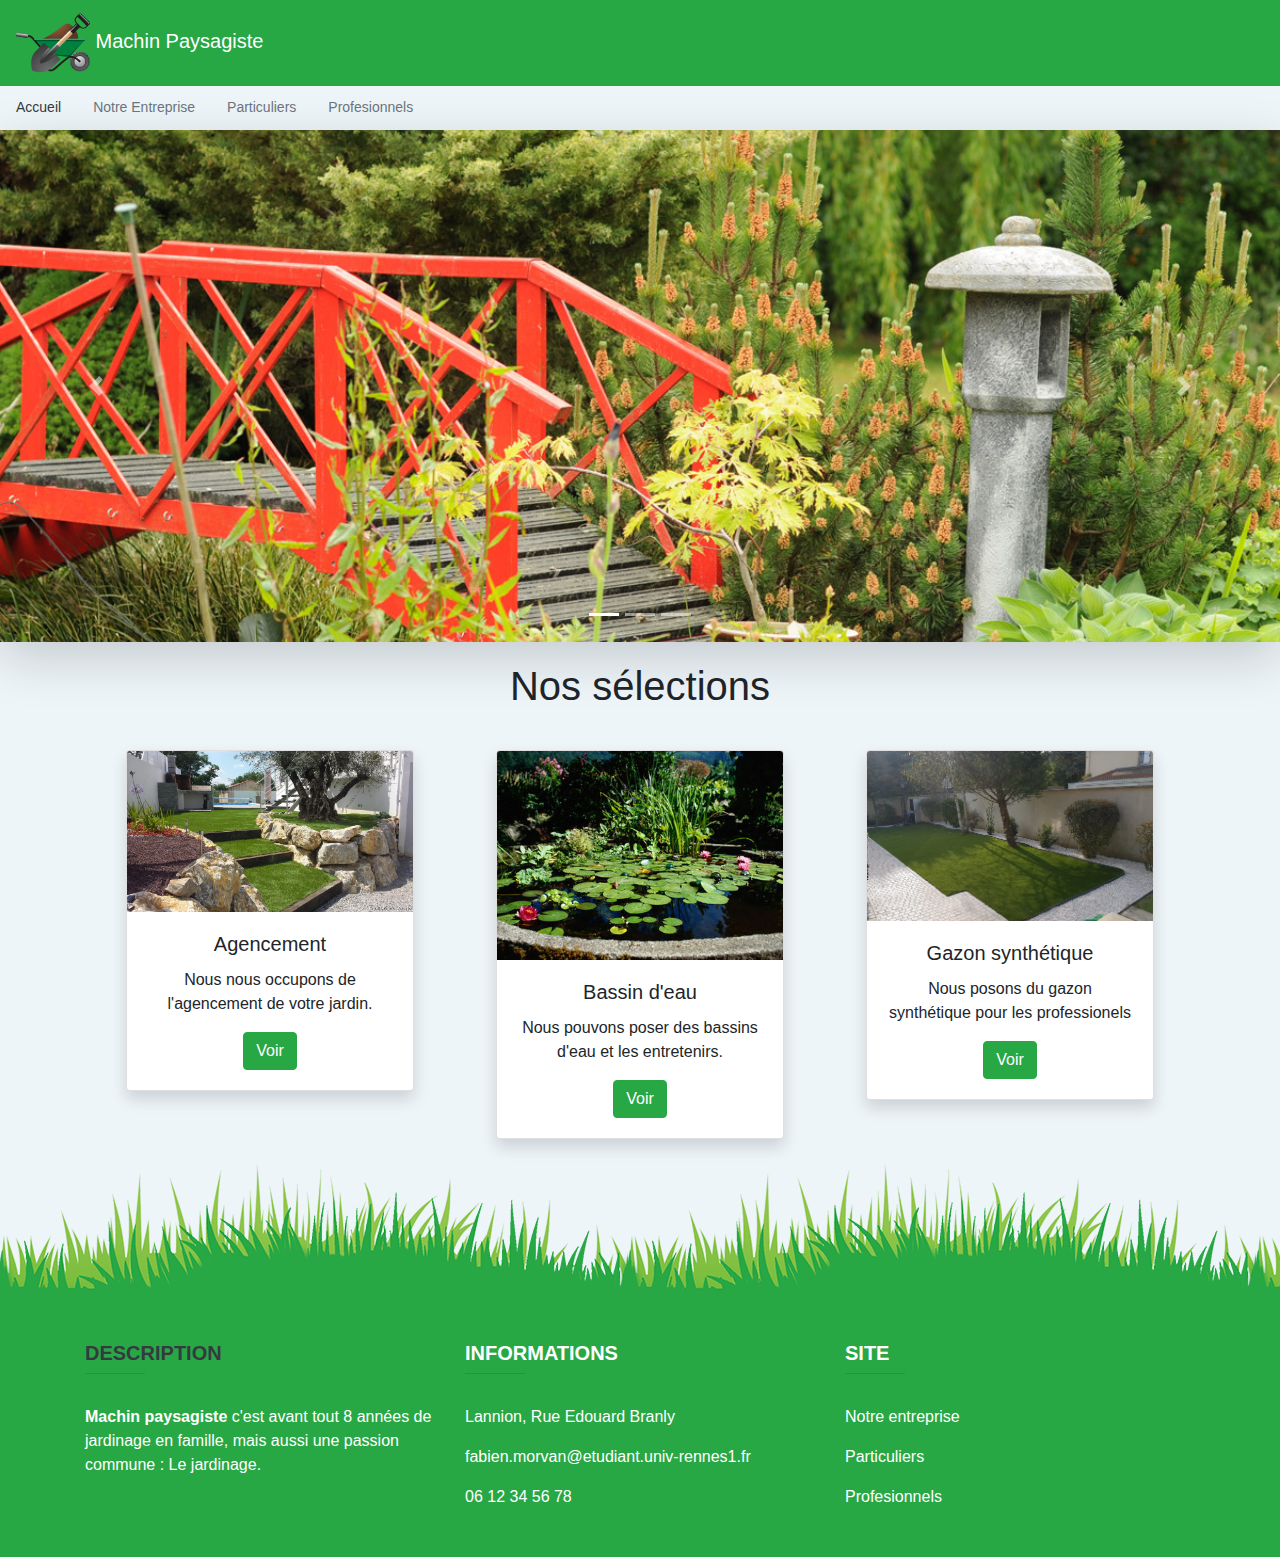
<file: portfolio/MP/index.html>
<!-- Groupe Fabien MORVAN, Tristan LE ROUX, Nicolas PAUGAM, Glory-Sara TAIRI --> 

<!DOCTYPE html>
<html xmlns="http://www.w3.org/1999/xhtml" xml:lang="fr" lang="fr">

<head>
  <meta charset="utf-8">

  <meta name="viewport" content="width=device-width, initial-scale=1.0, shrink-to-fit=no" />
  <title>Jardins</title>

  <link rel="stylesheet" href="css/bootstrap.min.css" />
  <link rel="stylesheet" href="css/style.css" />

  <script src="js/jquery-3.4.1.min.js"></script>
  <script src="js/popper.min.js"></script>
  <script src="js/bootstrap.min.js"></script>
  <style>

  .carousel-inner {
    height: 32em;
  }

  .carousel-item  {
    height: 100%;
  }

  .imgCarousel {
    height: 100%;
    width: 100%;
    background-repeat: no-repeat;
    background-size: cover !important;
    background-position: center !important;
  }

  .img1 {
    background-image: url('images/paysagiste-1.jpg');
  }

  .img2 {
  	    background-image: url('images/bassin_eau-3.jpg');
  }

  .img3 {
    background-image: url('images/AmenagementTerrasse1.jpg');
  }
  </style>
</head>

<body>
  <nav class="navbar navbar-expand-lg navbar-dark bg-success">
    <a class="navbar-brand texteLogo" href="index.html">
      <img src="images/logo.png" width="74" height="60" class="d-inline-block align-center" alt="logo">
      Machin Paysagiste
    </a>
  </nav>
  <div class="nav-scroller bg-white shadow-sm">
    <nav class="nav nav-underline">
      <a class="nav-link active" href="#">Accueil</a>
      <a class="nav-link" href="entreprise.html">Notre Entreprise</a>
      <a class="nav-link" href="particuliers.html">Particuliers</a>
      <a class="nav-link" href="professionnels.html">Profesionnels</a>
    </nav>
  </div>
  <main>

    <div id="carouselAccueil" class="carousel slide shadow-lg" data-ride="carousel">

      <ol class="carousel-indicators">
        <li data-target="#carouselAccueil" data-slide-to="0" class="active"></li>
        <li data-target="#carouselAccueil" data-slide-to="1"></li>
        <li data-target="#carouselAccueil" data-slide-to="2"></li>
      </ol>

      <div class="carousel-inner"  role="listbox">
        <div class="carousel-item active">
          <div class="imgCarousel img1"></div>
        </div>
        <div class="carousel-item">
          <div class="imgCarousel img2"></div>
        </div>
        <div class="carousel-item">
          <div class="imgCarousel img3"></div>
        </div>
      </div>

      <a class="carousel-control-prev" href="#carouselAccueil" role="button" data-slide="prev">
        <span class="carousel-control-prev-icon" aria-hidden="true"></span>
        <span class="sr-only">Précédent</span>
      </a>
      <a class="carousel-control-next" href="#carouselAccueil" role="button" data-slide="next">
        <span class="carousel-control-next-icon" aria-hidden="true"></span>
        <span class="sr-only">Suivant</span>
      </a>
    </div>


    <div class="container mx-auto">
      <div class="row">
        <h1 class="mx-auto">Nos sélections</h1>
      </div>
      <div class="row mx-auto">
        <div class="col-md-4 mx-auto">
          <div class="card shadow" style="width: 18rem;">
            <img src="images/AmenagementMuret2.jpg" class="card-img-top" alt="photo">
            <div class="card-body">
              <h5 class="card-title">Agencement</h5>
              <p class="card-text">Nous nous occupons de l'agencement de votre jardin.  </p>
              <a href="particuliers.html#agencementjardins" class="btn btn-success">Voir</a>
            </div>
          </div>
        </div>
        <div class="col-md-4 mx-auto">
          <div class="card shadow" style="width: 18rem;">
            <img src="images/bassin_eau.jpg" class="card-img-top" alt="photo">
            <div class="card-body">
              <h5 class="card-title">Bassin d'eau</h5>
              <p class="card-text">Nous pouvons poser des bassins d'eau et les entretenirs. </p>
              <a href="professionnels.html#realisationbassineau" class="btn btn-success">Voir</a>
            </div>
          </div>
        </div>
        <div class="col-md-4 mx-auto">
          <div class="card shadow" style="width: 18rem;">
            <img src="images/20161012_152919-1170x694.jpg" class="card-img-top" alt="photo">
            <div class="card-body">
              <h5 class="card-title">Gazon synthétique</h5>
              <p class="card-text">Nous posons du gazon synthétique pour les professionels</p>
              <a href="professionnels.html#creationgazon" class="btn btn-success">Voir</a>
            </div>
          </div>
        </div>
      </div>
    </div>
  </main>
  <div id="preFooter" ></div>
  <footer class="text-muted bg-success">
    <div class="container">
      <div class="row justify-content-center ">
        <div class="col-md-4">
          <h5 class="text-uppercase font-weight-bold text-dark">DESCRIPTION</h5>
          <hr class="white accent-2 mb-4 mt-0 d-inline-block mx-auto" style="width: 60px;">
          <p class="text-white"><strong>Machin paysagiste</strong> c'est avant tout 8 années de jardinage en famille, mais aussi une passion commune : Le jardinage.</p>
        </div>
        <div class="col-md-4">
          <h5 class="text-uppercase font-weight-bold text-white">INFORMATIONS</h5>
          <hr class="white accent-2 mb-4 mt-0 d-inline-block mx-auto" style="width: 60px;">
          <p class="text-white"> <i class="glyphicon glyphicon-exclamation-sign"></i>Lannion, Rue Edouard Branly</p>
          <p class="text-white"><a href="mailto:fabien.morvan@etudiant.univ-rennes1.fr" class="text-white">fabien.morvan@etudiant.univ-rennes1.fr</a></p>
          <p class="text-white">06 12 34 56 78</p>
        </div>
        <div class="col-md-4">
          <h5 class="text-uppercase font-weight-bold text-white">SITE</h5>
          <hr class="white accent-2 mb-4 mt-0 d-inline-block mx-auto" style="width: 60px;">
          <a href="entreprise.html"><p class="text-white">Notre entreprise</p></a>
          <a href="particuliers.html"><p class="text-white">Particuliers</p></a>
          <a href="professionnels.html"><p class="text-white">Profesionnels</p></a>
        </div>
      </div>
  </div>
  </footer>
</body>
</html>
</file>
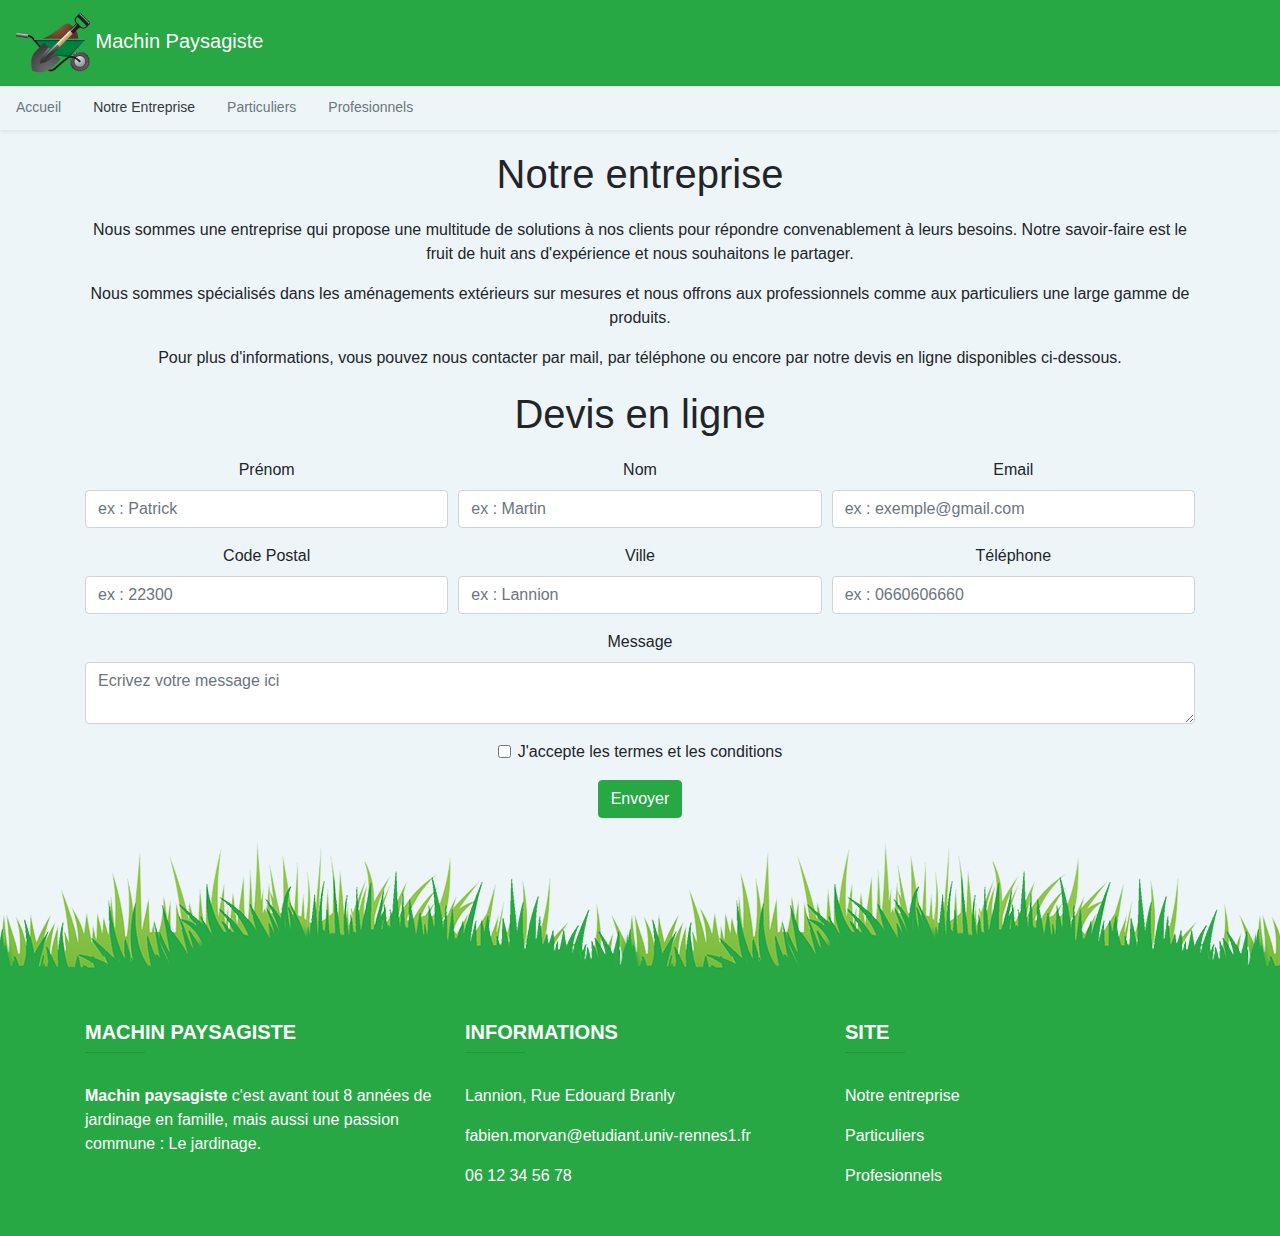
<file: portfolio/MP/entreprise.html>
<!DOCTYPE html>
<!-- Groupe Fabien MORVAN, Tristan LE ROUX, Nicolas PAUGAM, Glory-Sara TAIRI --> 
<html xmlns="http://www.w3.org/1999/xhtml" xml:lang="fr" lang="fr">

<head>
    <meta charset="utf-8">

    <meta name="viewport" content="width=device-width, initial-scale=1.0, shrink-to-fit=no" />
    <title>Jardins</title>

    <link rel="stylesheet" href="css/bootstrap.min.css" />
    <link rel="stylesheet" href="css/style.css" />

    <script src="js/jquery-3.4.1.min.js"></script>
    <script src="js/popper.min.js"></script>
    <script src="js/bootstrap.min.js"></script>
</head>

<body>
    <nav class="navbar navbar-expand-lg navbar-dark bg-success">
        <a class="navbar-brand texteLogo" href="index.html">
            <img src="images/logo.png" width="74" height="60" class="d-inline-block align-center" alt="logo">
            Machin Paysagiste
        </a>
    </nav>
    <div class="nav-scroller bg-white shadow-sm">
        <nav class="nav nav-underline">
            <a class="nav-link " href="index.html">Accueil</a>
            <a class="nav-link active" href="#">Notre Entreprise</a>
            <a class="nav-link" href="particuliers.html">Particuliers</a>
            <a class="nav-link" href="professionnels.html">Profesionnels</a>
        </nav>
    </div>
    <main>
        <!-- Début code personnel -->

        <h1 class="mx-auto">Notre entreprise</h1>
        <!-- Description de l'entreprise -->
        <div class="container" >
            <p>
                Nous sommes une entreprise qui propose une multitude de solutions à nos clients pour répondre convenablement à leurs besoins. Notre savoir-faire est le fruit de huit ans d'expérience et nous souhaitons le partager.
            </p>
            <p>
                Nous sommes spécialisés dans les aménagements extérieurs sur mesures et nous offrons aux professionnels comme aux particuliers une large gamme de produits.
            </p>
            <p>
                Pour plus d'informations, vous pouvez nous contacter par mail, par téléphone ou encore par notre devis en ligne disponibles ci-dessous.
            </p>
        </div>
        <!-- Devis en ligne -->
        <h1 class="mx-auto">Devis en ligne</h1>
        <div class="container">
        <form>
            <div class="form-row">
                <div class="col-md-4 col-6 mb-3">
                    <label for="validationDefault01">Prénom</label>
                    <input type="text" class="form-control" id="validationDefault01" placeholder="ex : Patrick" required>
                </div>
                <div class="col-md-4 col-6 mb-3">
                    <label for="validationDefault02">Nom</label>
                    <input type="text" class="form-control" id="validationDefault02" placeholder="ex : Martin" required>
                </div>
                <div class="col-md-4 mb-3">
                    <label for="validationDefaultEmail">Email</label>
                    <div class="input-group">
                        <input type="text" class="form-control" id="validationDefaultEmail" placeholder="ex : exemple@gmail.com" required>
                    </div>
                </div>
            </div>
            <div class="form-row">
                <div class="col-md-4 col-4 mb-3">
                    <label for="validationDefault03">Code Postal</label>
                    <input type="text" class="form-control" id="validationDefault03" placeholder="ex : 22300" required>
                </div>
                <div class="col-md-4 col-4 mb-3">
                    <label for="validationDefault05">Ville</label>
                    <input type="text" class="form-control" id="validationDefault04" placeholder="ex : Lannion" required>
                </div>
                <div class="col-md-4 col-4 mb-3">
                    <label for="validationDefault04">Téléphone</label>
                    <input type="text" class="form-control" id="validationDefault05" placeholder="ex : 0660606660" required>
                </div>
            </div>
            <div class="mb-3">
                <label for="validationMessage">Message</label>
                <textarea class="form-control" id="validationMessage" placeholder="Ecrivez votre message ici" required></textarea>
            </div>
            <div class="form-group">
                <div class="form-check">
                    <input class="form-check-input" type="checkbox" value="" id="invalidCheck2" required>
                    <label class="form-check-label" for="invalidCheck2">
                        J'accepte les termes et les conditions
                    </label>
                </div>
            </div>
            <button class="btn btn-success" tabindex="-1" aria-disabled="true" type="submit">Envoyer</button>
        </form>
    </div>
        <!-- Fin code personnel -->
    </main>

    <div id="preFooter"></div>
    <footer class="text-muted bg-success">
        <div class="container">
            <div class="row justify-content-center ">
                <div class="col-md-4">
                    <h5 class="text-uppercase font-weight-bold text-white">MACHIN PAYSAGISTE</h5>
                    <hr class="white accent-2 mb-4 mt-0 d-inline-block mx-auto" style="width: 60px;">
                    <p class="text-white"><strong>Machin paysagiste</strong> c'est avant tout 8 années de jardinage en famille, mais aussi une passion commune : Le jardinage.</p>
                </div>
                <div class="col-md-4">
                    <h5 class="text-uppercase font-weight-bold text-white">INFORMATIONS</h5>
                    <hr class="white accent-2 mb-4 mt-0 d-inline-block mx-auto" style="width: 60px;">
                    <p class="text-white"> <i class="glyphicon glyphicon-exclamation-sign"></i>Lannion, Rue Edouard Branly</p>
                    <p class="text-white"><a href="mailto:fabien.morvan@etudiant.univ-rennes1.fr" class="text-white">fabien.morvan@etudiant.univ-rennes1.fr</a></p>
                    <p class="text-white">06 12 34 56 78</p>
                </div>
                <div class="col-md-4">
                    <h5 class="text-uppercase font-weight-bold text-white">SITE</h5>
                    <hr class="white accent-2 mb-4 mt-0 d-inline-block mx-auto" style="width: 60px;">
                    <a href="entreprise.html">
                        <p class="text-white">Notre entreprise</p>
                    </a>
                    <a href="particuliers.html">
                        <p class="text-white">Particuliers</p>
                    </a>
                    <a href="professionnels.html">
                        <p class="text-white">Profesionnels</p>
                    </a>
                </div>
            </div>
        </div>
    </footer>
</body>
</html>
</file>
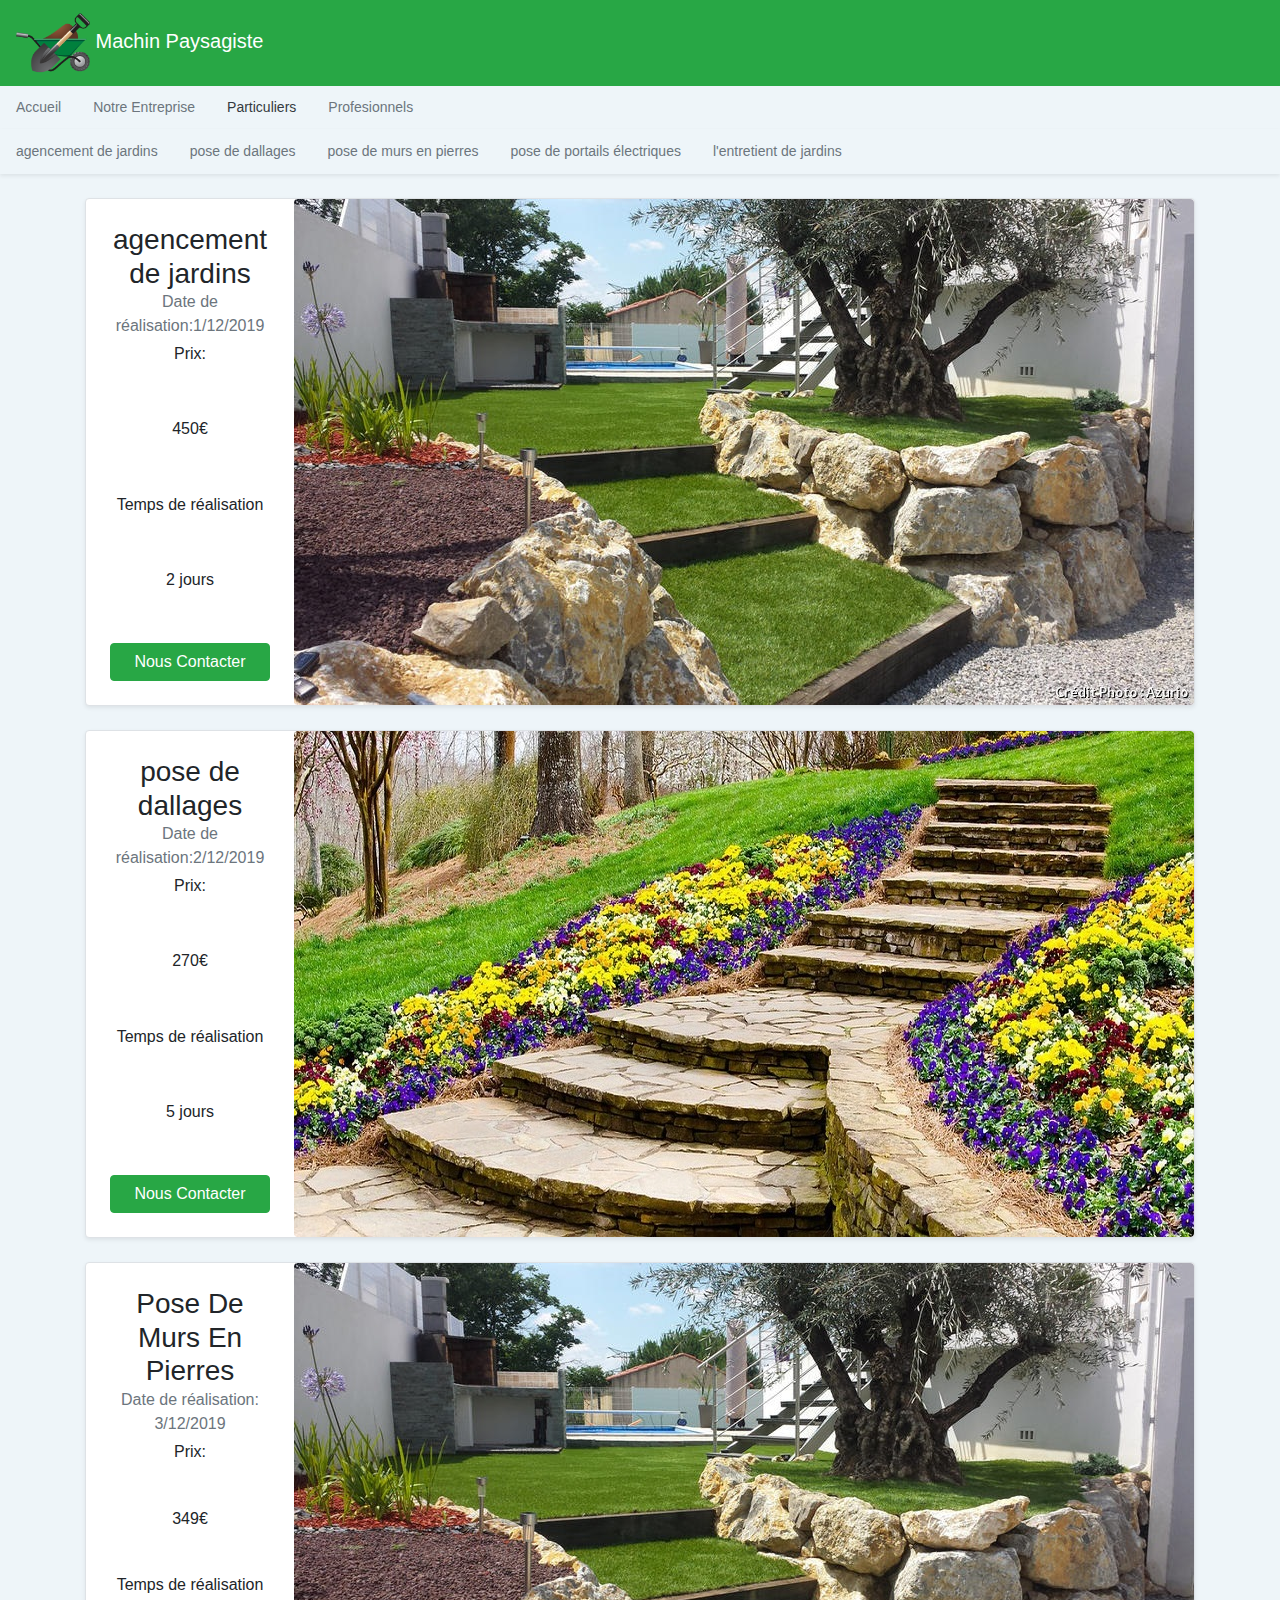
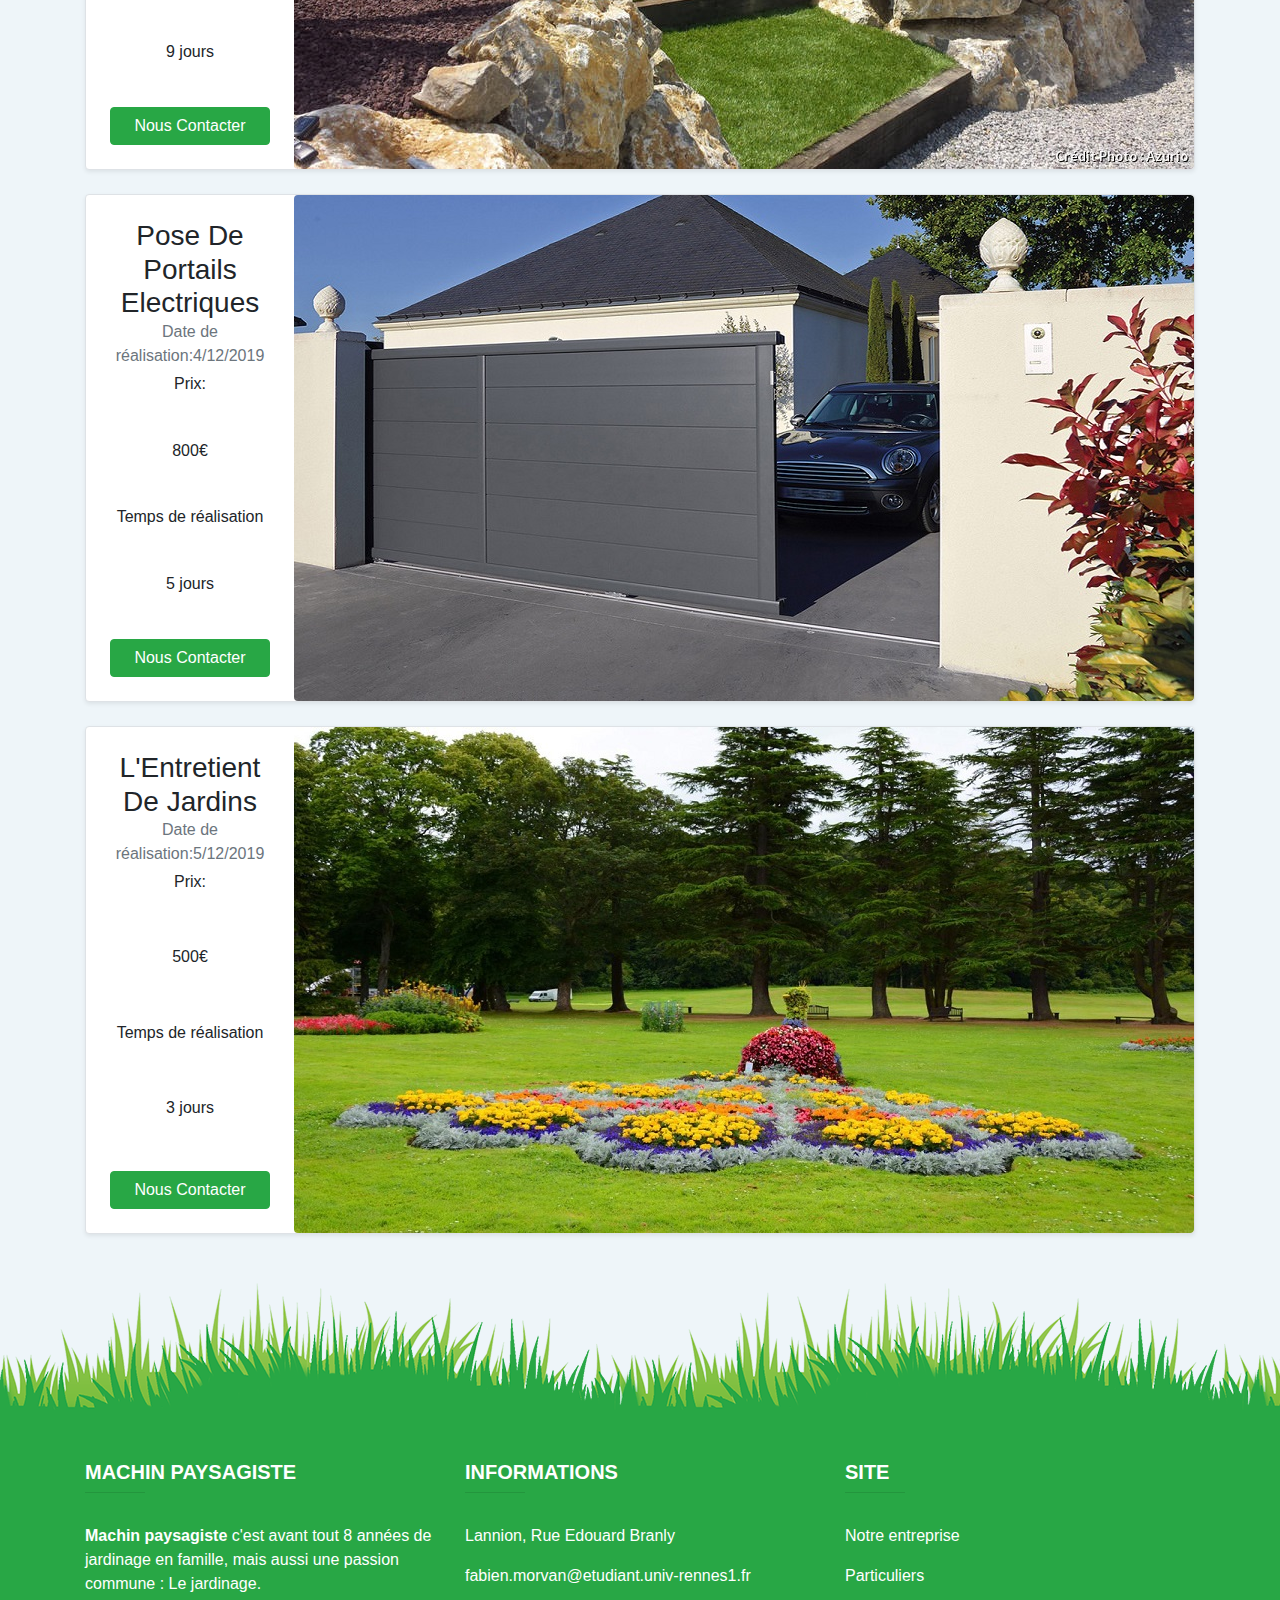
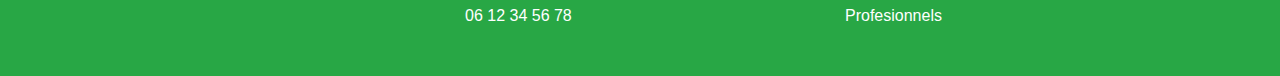
<file: portfolio/MP/particuliers.html>
<!-- Groupe Fabien MORVAN, Tristan LE ROUX, Nicolas PAUGAM, Glory-Sara TAIRI --> 

<!DOCTYPE html>
<html xmlns="http://www.w3.org/1999/xhtml" xml:lang="fr" lang="fr">

<head>
    <meta charset="utf-8">

    <meta name="viewport" content="width=device-width, initial-scale=1.0, shrink-to-fit=no" />
    <title>Jardins</title>

    <link rel="stylesheet" href="css/bootstrap.min.css" />
    <link rel="stylesheet" href="css/style.css" />

    <script src="js/jquery-3.4.1.min.js"></script>
    <script src="js/popper.min.js"></script>
    <script src="js/bootstrap.min.js"></script>
</head>

<body>
    <nav class="navbar navbar-expand-lg navbar-dark bg-success">
        <a class="navbar-brand texteLogo" href="index.html">
            <img src="images/logo.png" width="74" height="60" class="d-inline-block align-center" alt="logo">
            Machin Paysagiste
        </a>
    </nav>
    <div class="nav-scroller bg-white shadow-sm">
        <nav class="nav nav-underline">
            <a class="nav-link" href="index.html">Accueil</a>
            <a class="nav-link" href="entreprise.html">Notre Entreprise</a>
            <a class="nav-link active" href="#">Particuliers</a>
            <a class="nav-link" href="professionnels.html">Profesionnels</a>
        </nav>
    </div>
    <div class="nav-scroller bg-white shadow-sm">
        <nav class="nav nav-underline">
            <a class="nav-link" href="#agencementjardins">agencement de jardins</a>
            <a class="nav-link" href="#posedallages">pose de dallages</a>
            <a class="nav-link" href="#posedemursenpierres">pose de murs en pierres</a>
            <a class="nav-link" href="#poseportailselectriques">pose de portails électriques</a>
            <a class="nav-link" href="#entretientjardins">l'entretient de jardins</a>
        </nav>
    </div>

    <main>
        <br>

        <div class="container">
            <div class="row">
                <div class="col-md-12">
                    <div class="row no-gutters border rounded overflow-hidden flex-md-row mb-4 shadow-sm h-md-250 position-relative imgPart">
                        <div class="col p-4 d-flex flex-column position-static">
                            <h3 id="agencementjardins" class="mb-0">agencement de jardins</h3>
                            <div class="mb-1 text-muted">Date de réalisation:1/12/2019</div>
                            <p class="card-text mb-auto">Prix:</p>
                            <p class="card-text mb-auto">450€</p>
                            <p class="card-text mb-auto">Temps de réalisation</p>
                            <p class="card-text mb-auto">2 jours</p>
                            <a href="entreprise.html" class="btn btn-success" tabindex="-1" role="button" aria-disabled="true">Nous Contacter</a>
                        </div>
                        <div class="col-auto d-none d-lg-block">
                            <img src="images/AmenagementMuret2.jpg" class="img-responsive rounded"  alt="agencement de jardin" title="agencement de jardin"/></div>
                    </div>
                </div>
            </div>
        </div>

        <div class="container">
            <div class="row">
                <div class="col-md-12">
                    <div class="row no-gutters border rounded overflow-hidden flex-md-row mb-4 shadow-sm h-md-250 position-relative imgPart">
                        <div class="col p-4 d-flex flex-column position-static">
                            <h3 id="posedallages" class="mb-0">pose de dallages</h3>
                            <div class="mb-1 text-muted">Date de réalisation:2/12/2019</div>
                            <p class="card-text mb-auto">Prix:</p>
                            <p class="card-text mb-auto">270€</p>
                            <p class="card-text mb-auto">Temps de réalisation</p>
                            <p class="card-text mb-auto">5 jours</p>
                            <a href="entreprise.html" class="btn btn-success" tabindex="-1" role="button" aria-disabled="true">Nous Contacter</a>
                        </div>
                        <div class="col-auto d-none d-lg-block">
                            <img src="images/AmenagementDallage1.jpeg" class="img-responsive rounded" alt="pose de dallage" title="pose de dallage"/>
                        </div>
                    </div>
                </div>
            </div>
        </div>
        <div class="container">
            <div class="row">
                <div class="col-md-12">
                    <div class="row no-gutters border rounded overflow-hidden flex-md-row mb-4 shadow-sm h-md-250 position-relative imgPart">
                        <div class="col p-4 d-flex flex-column position-static">
                            <h3 id="posedemursenpierres" class="mb-0">Pose De Murs En Pierres</h3>
                            <div class="mb-1 text-muted">Date de réalisation: 3/12/2019</div>
                            <p class="card-text mb-auto">Prix:</p>
                            <p class="card-text mb-auto">349€</p>
                            <p class="card-text mb-auto">Temps de réalisation</p>
                            <p class="card-text mb-auto">9 jours</p>
                            <a href="entreprise.html" class="btn btn-success" tabindex="-1" role="button" aria-disabled="true">Nous Contacter</a>
                        </div>
                        <div class="col-auto d-none d-lg-block">
                            <img src="images/AmenagementMuret2.jpg" class="img-responsive rounded" alt="pose de murs en pierre" title="pose de mure en pierres"/>
                        </div>
                    </div>
                </div>
            </div>
        </div>
        <div class="container">
            <div class="row">
                <div class="col-md-12">
                    <div class="row no-gutters border rounded overflow-hidden flex-md-row mb-4 shadow-sm h-md-250 position-relative imgPart">
                        <div class="col p-4 d-flex flex-column position-static">
                            <h3 id="poseportailselectriques" class="mb-0">Pose De Portails Electriques</h3>
                            <div class="mb-1 text-muted">Date de réalisation:4/12/2019</div>
                            <p class="card-text mb-auto">Prix:</p>
                            <p class="card-text mb-auto">800€</p>
                            <p class="card-text mb-auto">Temps de réalisation</p>
                            <p class="card-text mb-auto">5 jours</p>
                            <a href="entreprise.html" class="btn btn-success" tabindex="-1" role="button" aria-disabled="true">Nous Contacter</a>
                        </div>
                        <div class="col-auto d-none d-lg-block">
                            <img src="images/portailautomatique.jpg" class="img-responsive rounded" alt="pose de portails" title="pose de portails" />
                        </div>
                    </div>
                </div>
            </div>
        </div>
     
                <div class="container">
            <div class="row">
                <div class="col-md-12">
                    <div class="row no-gutters border rounded overflow-hidden flex-md-row mb-4 shadow-sm h-md-250 position-relative imgPart">
                        <div class="col p-4 d-flex flex-column position-static">
                            <h3 id="entretientjardins" class="mb-0">L'Entretient De Jardins</h3>
                            <div class="mb-1 text-muted">Date de réalisation:5/12/2019</div>
                            <p class="card-text mb-auto">Prix:</p>
                            <p class="card-text mb-auto">500€</p>
                            <p class="card-text mb-auto">Temps de réalisation</p>
                            <p class="card-text mb-auto">3 jours</p>
                            <a href="entreprise.html" class="btn btn-success" tabindex="-1" role="button" aria-disabled="true">Nous Contacter</a>
                        </div>
                        <div class="col-auto d-none d-lg-block">
                            <img src="images/paysagiste-3.jpg" class="img-responsive rounded" alt="entretient de jardin" title="l'entretient de jardin" />
                        </div>
                    </div>
                </div>
            </div>

        </div>
      
    </main>


    <div id="preFooter"></div>
    <footer class="text-muted bg-success">
        <div class="container">
            <div class="row justify-content-center ">
                <div class="col-md-4">
                    <h5 class="text-uppercase font-weight-bold text-white">MACHIN PAYSAGISTE</h5>
                    <hr class="white accent-2 mb-4 mt-0 d-inline-block mx-auto" style="width: 60px;">
                    <p class="text-white"><strong>Machin paysagiste</strong> c'est avant tout 8 années de jardinage en famille, mais aussi une passion commune : Le jardinage.</p>
                </div>
                <div class="col-md-4">
                    <h5 class="text-uppercase font-weight-bold text-white">INFORMATIONS</h5>
                    <hr class="white accent-2 mb-4 mt-0 d-inline-block mx-auto" style="width: 60px;">
                    <p class="text-white"> <i class="glyphicon glyphicon-exclamation-sign"></i>Lannion, Rue Edouard Branly</p>
                    <p class="text-white"><a href="mailto:fabien.morvan@etudiant.univ-rennes1.fr" class="text-white">fabien.morvan@etudiant.univ-rennes1.fr</a></p>
                    <p class="text-white">06 12 34 56 78</p>
                </div>
                <div class="col-md-4">
                    <h5 class="text-uppercase font-weight-bold text-white">SITE</h5>
                    <hr class="white accent-2 mb-4 mt-0 d-inline-block mx-auto" style="width: 60px;">
                    <a href="entreprise.html">
                        <p class="text-white">Notre entreprise</p>
                    </a>
                    <a href="particuliers.html">
                        <p class="text-white">Particuliers</p>
                    </a>
                    <a href="professionnels.html">
                        <p class="text-white">Profesionnels</p>
                    </a>
                </div>
            </div>
        </div>
    </footer>
</body></html>
</file>
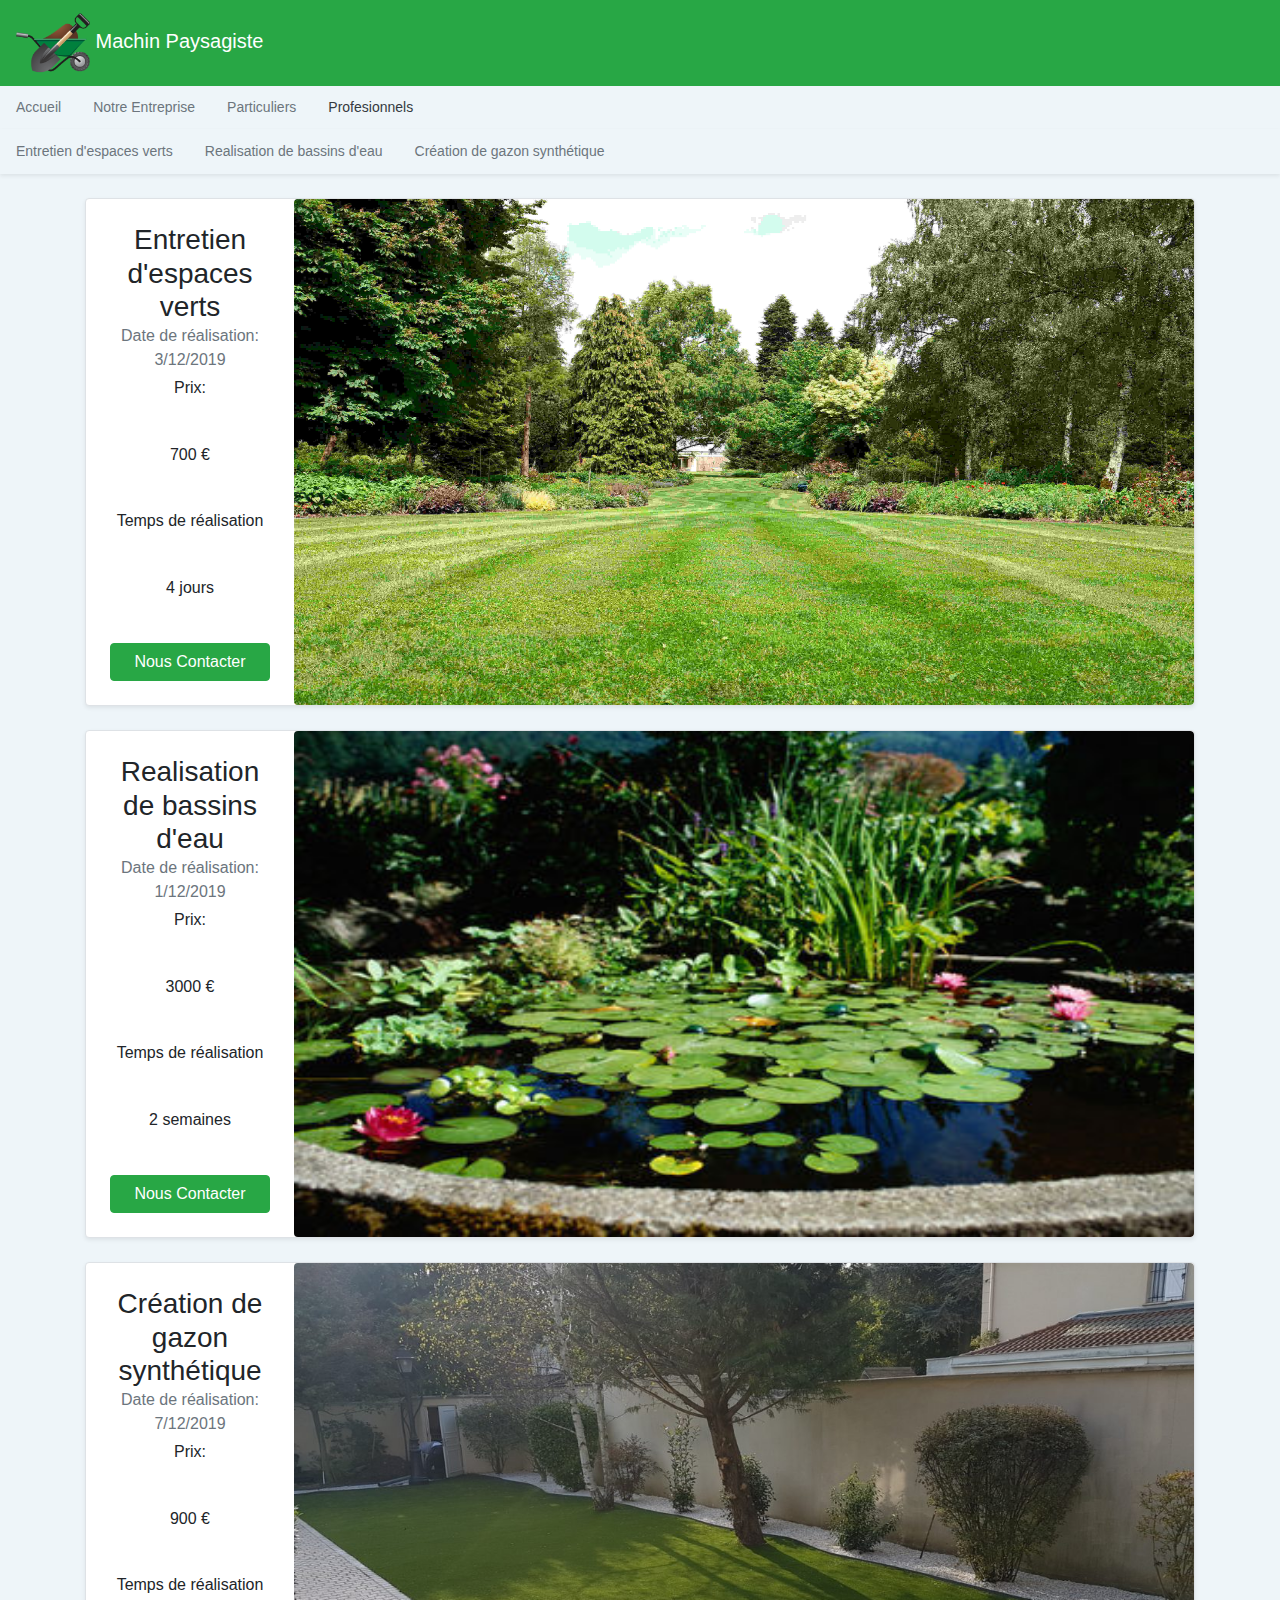
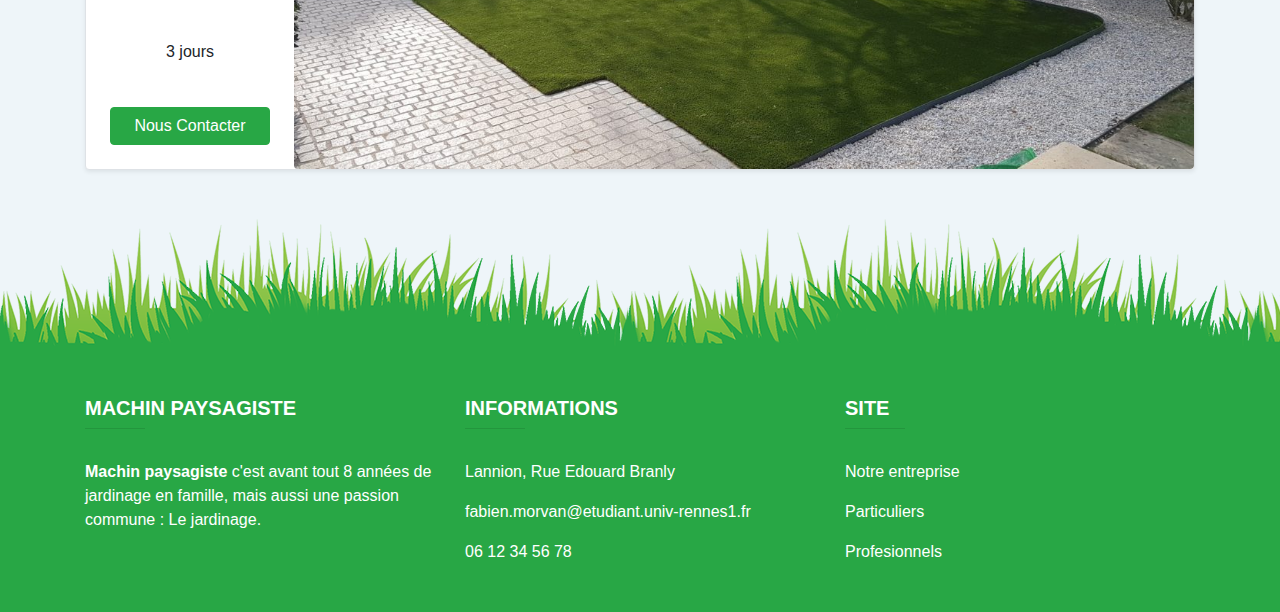
<file: portfolio/MP/professionnels.html>
<!-- Groupe Fabien MORVAN, Tristan LE ROUX, Nicolas PAUGAM, Glory-Sara TAIRI --> 

<!DOCTYPE html>
<html xmlns="http://www.w3.org/1999/xhtml" xml:lang="fr" lang="fr">

<head>
    <meta charset="utf-8">

    <meta name="viewport" content="width=device-width, initial-scale=1.0, shrink-to-fit=no" />
    <title>Jardins</title>

    <link rel="stylesheet" href="css/bootstrap.min.css" />
    <link rel="stylesheet" href="css/style.css" />

    <script src="js/jquery-3.4.1.min.js"></script>
    <script src="js/popper.min.js"></script>
    <script src="js/bootstrap.min.js"></script>
</head>

<body>
    <nav class="navbar navbar-expand-lg navbar-dark bg-success">
        <a class="navbar-brand texteLogo" href="index.html">
            <img src="images/logo.png" width="74" height="60" class="d-inline-block align-center" alt="logo">
            Machin Paysagiste
        </a>
    </nav>
    <div class="nav-scroller bg-white shadow-sm">
        <nav class="nav nav-underline">
            <a class="nav-link" href="index.html">Accueil</a>
            <a class="nav-link" href="entreprise.html">Notre Entreprise</a>
            <a class="nav-link" href="particuliers.html">Particuliers</a>
            <a class="nav-link active" href="#">Profesionnels</a>
        </nav>
    </div>
    <div class="nav-scroller bg-white shadow-sm">
        <nav class="nav nav-underline">
            <a class="nav-link" href="#entretienespacesverts">Entretien d'espaces verts</a>
            <a class="nav-link" href="#realisationbassineau">Realisation de bassins d'eau</a>
            <a class="nav-link" href="#creationgazon">Création de gazon synthétique</a>

        </nav>
    </div>

    <!-- Début code personnel -->

    <main>
        <br>

        <div class="container">
            <div class="row">
                <div class="col-md-12">
                    <div class="row no-gutters border rounded overflow-hidden flex-md-row mb-4 shadow-sm h-md-250 position-relative imgPart">
                        <div class="col p-4 d-flex flex-column position-static">
                            <h3 id="entretienespacesverts" class="mb-0">Entretien d'espaces verts</h3>
                           
                            <div class="mb-1 text-muted">Date de réalisation: 3/12/2019</div>
                            <p class="card-text mb-auto">Prix:</p>
                            <p class="card-text mb-auto">700 € </p>
                            <p class="card-text mb-auto">Temps de réalisation</p>
                            <p class="card-text mb-auto">4 jours</p>
                           
                            <a href="entreprise.html" class="btn btn-success" tabindex="-1" role="button" aria-disabled="true">Nous Contacter</a>
                        </div>
                        <div class="col-auto d-none d-lg-block">
                            <img src="images/entretien-espaces-verts-adn-elagage.jpg" width="900" height="506" alt="EspacesVerts" title="EspacesVerts" class="img-responsive rounded" /></div>
                    </div>
                </div>
            </div>
        </div>
        
        
         <div class="container">
            <div class="row">
                <div class="col-md-12">
                    <div class="row no-gutters border rounded overflow-hidden flex-md-row mb-4 shadow-sm h-md-250 position-relative imgPart">
                        <div class="col p-4 d-flex flex-column position-static">
                            <h3 id="realisationbassineau" class="mb-0">Realisation de bassins d'eau</h3>
                            
                             <div class="mb-1 text-muted">Date de réalisation: 1/12/2019</div>
                            <p class="card-text mb-auto">Prix:</p>
                            <p class="card-text mb-auto">3000 € </p>
                            <p class="card-text mb-auto">Temps de réalisation</p>
                            <p class="card-text mb-auto">2 semaines</p>
                           
                            <a href="entreprise.html" class="btn btn-success" tabindex="-1" role="button" aria-disabled="true">Nous Contacter</a>
                        </div>
                        <div class="col-auto d-none d-lg-block">
                            <img src="images/bassin_eau.jpg" width="900" height="506" alt="BassinEau" title="BassinEau" class="img-responsive rounded" /></div>
                    </div>
                </div>
            </div>
        </div>
        
        
        
        
        <div class="container">
            <div class="row">
                <div class="col-md-12">
                    <div class="row no-gutters border rounded overflow-hidden flex-md-row mb-4 shadow-sm h-md-250 position-relative imgPart">
                        <div class="col p-4 d-flex flex-column position-static">
                            <h3 id="creationgazon" class="mb-0">Création de gazon synthétique</h3>
                           <div class="mb-1 text-muted">Date de réalisation: 7/12/2019</div>
                            <p class="card-text mb-auto">Prix:</p>
                            <p class="card-text mb-auto">900 € </p>
                            <p class="card-text mb-auto">Temps de réalisation</p>
                            <p class="card-text mb-auto">3 jours</p>
                           
                            
                            <a href="entreprise.html" class="btn btn-success" tabindex="-1" role="button" aria-disabled="true">Nous Contacter</a>
                        </div>
                        <div class="col-auto d-none d-lg-block">
                            <img src="images/20161012_152919-1170x694.jpg" height="506" width="900" alt="GazonSynthetique" title="GazonSynthetique" class="img-responsive rounded" /></div>
                    </div>
                </div>
            </div>
        </div>
        
           
    </main>
    <!-- Fin code personnel -->


    <div id="preFooter"></div>
    <footer class="text-muted bg-success">
        <div class="container">
            <div class="row justify-content-center ">
                <div class="col-md-4">
                    <h5 class="text-uppercase font-weight-bold text-white">MACHIN PAYSAGISTE</h5>
                    <hr class="white accent-2 mb-4 mt-0 d-inline-block mx-auto" style="width: 60px;">
                    <p class="text-white"><strong>Machin paysagiste</strong> c'est avant tout 8 années de jardinage en famille, mais aussi une passion commune : Le jardinage.</p>
                </div>
                <div class="col-md-4">
                    <h5 class="text-uppercase font-weight-bold text-white">INFORMATIONS</h5>
                    <hr class="white accent-2 mb-4 mt-0 d-inline-block mx-auto" style="width: 60px;">
                    <p class="text-white"> <i class="glyphicon glyphicon-exclamation-sign"></i>Lannion, Rue Edouard Branly</p>
                    <p class="text-white"><a href="mailto:fabien.morvan@etudiant.univ-rennes1.fr" class="text-white">fabien.morvan@etudiant.univ-rennes1.fr</a></p>
                    <p class="text-white">06 12 34 56 78</p>
                </div>
                <div class="col-md-4">
                    <h5 class="text-uppercase font-weight-bold text-white">SITE</h5>
                    <hr class="white accent-2 mb-4 mt-0 d-inline-block mx-auto" style="width: 60px;">
                    <a href="entreprise.html">
                        <p class="text-white">Notre entreprise</p>
                    </a>
                    <a href="particuliers.html">
                        <p class="text-white">Particuliers</p>
                    </a>
                    <a href="profesionnels.html">
                        <p class="text-white">Profesionnels</p>
                    </a>
                </div>
            </div>
        </div>
    </footer>
</body></html>
</file>
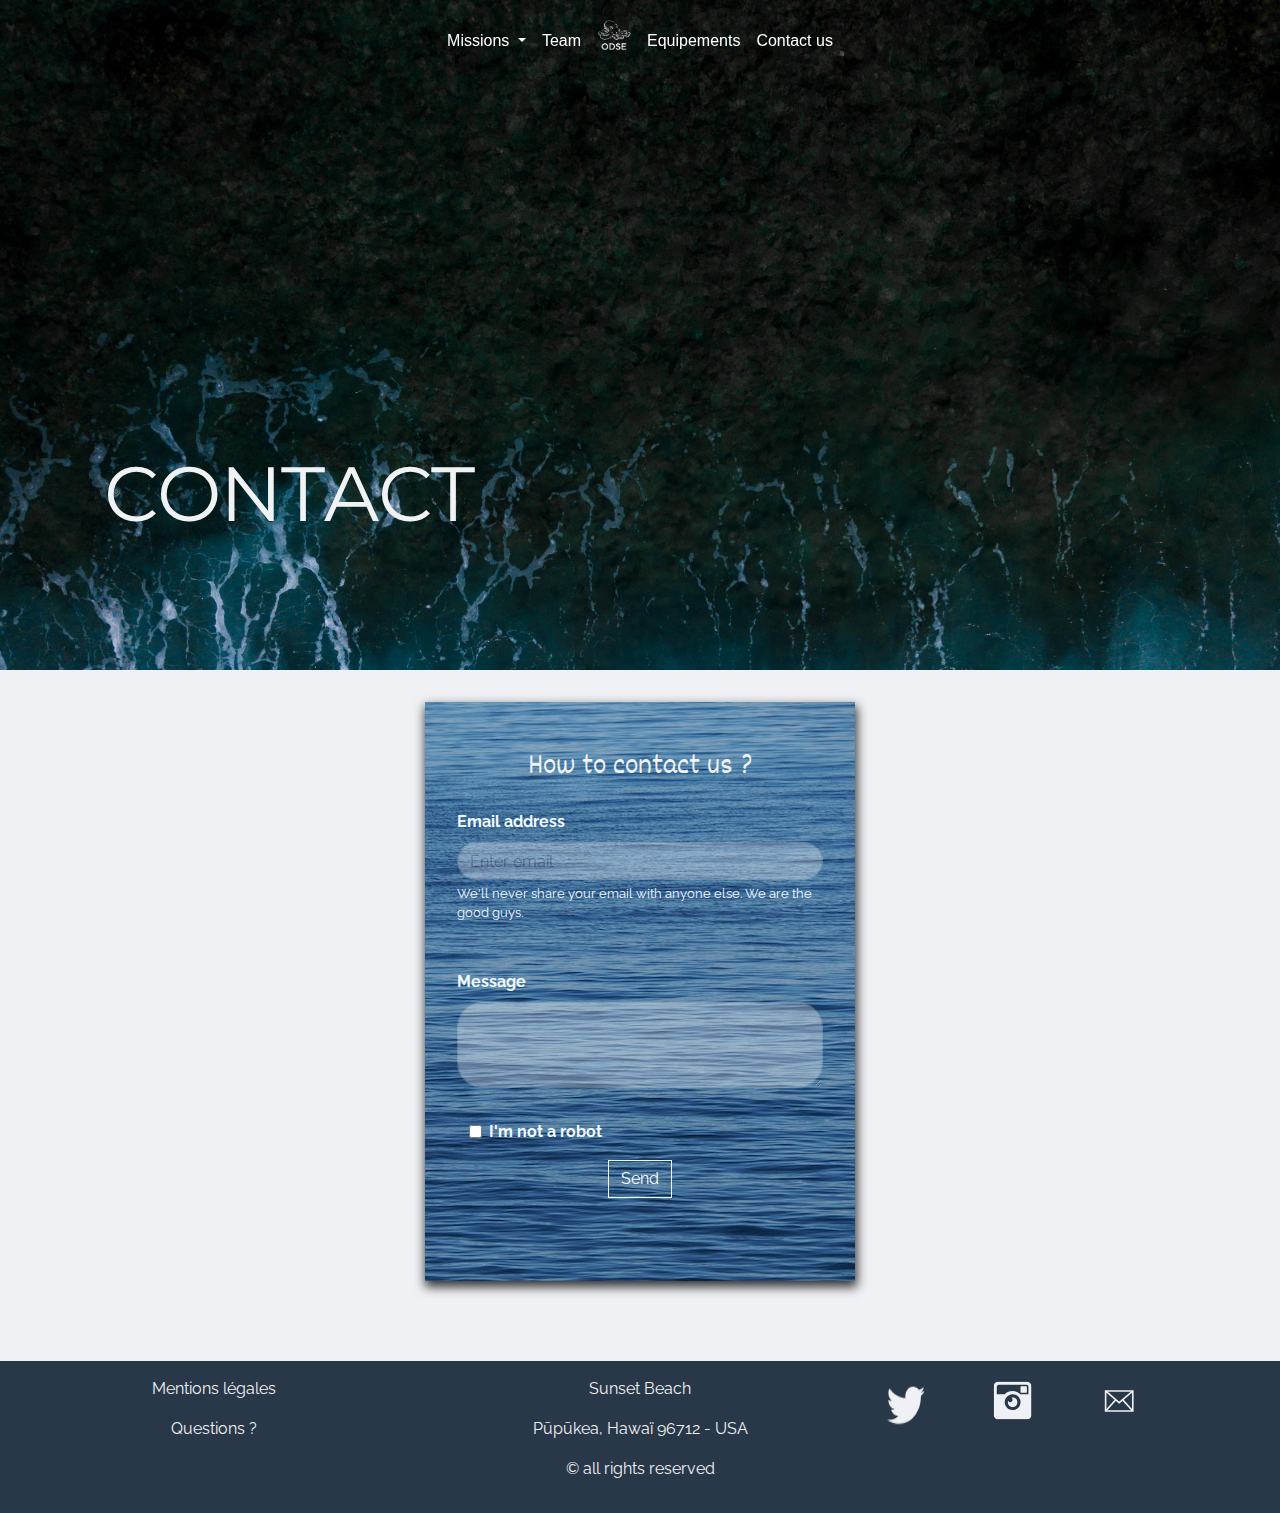
<file: portfolio/ODSE/pages/contact.html>
<!DOCTYPE html>
<html xmlns="http://www.w3.org/1999/xhtml" xml:lang="en" lang="en">

<head>
    <meta charset="utf-8">
    <!-- Utilisation de tout l'espace disponible pour les mobiles, sans zoom -->
    <meta name="viewport" content="width=device-width, initial-scale=1.0, shrink-to-fit=no" />
    <title>Contact Us - ODSE</title>
    <link rel="shortcut icon" type="image/png" href="Images/logoODSEtransparent.png" />
    <!-- déclaration du fichier CSS de Bootstrap -->
    <link rel="stylesheet" href="../bootstrap/css/bootstrap.css" />
    <link rel="stylesheet" href="../style.css" />
    <script src="https://code.jquery.com/jquery-3.3.1.slim.min.js"></script>
    <script src="https://cdnjs.cloudflare.com/ajax/libs/popper.js/1.14.3/umd/popper.min.js"></script>
    <script src="../bootstrap/js/bootstrap.min.js"></script>
    <script src="../bootstrap/js/bootstrap.bundle.min.js"></script>
    <script src="../anime.min.js"></script>
    
    <script>
        $(window).scroll(function() {
            $('nav').toggleClass('scrolled', $(this).scrollTop() > 575);
        });

    </script>
</head>
    <body>
<!--Début header-->
<header>
    <!--Début navbar-->
    <nav class="navbar navbar-expand-lg navbar-dark bg-dark fixed-top">
        <!--Menu burger-->
        <button class="navbar-toggler" type="button" data-toggle="collapse" data-target="#navbarNavAltMarkup" aria-controls="navbarNavAltMarkup" aria-expanded="false" aria-label="Toggle navigation">
            <span class="navbar-toggler-icon"></span>
        </button>
        <div class="collapse navbar-collapse" id="navbarNavAltMarkup">
            <div class="navbar-nav mx-auto">
                <ul class="navbar-nav">
                    <li class="nav-item dropdown">
                        <a class="nav-link active dropdown-toggle" href="missions.html" id="navbarDropdownMenuLink" role="button" data-toggle="dropdown" aria-haspopup="true" aria-expanded="false">
                            Missions
                        </a>
                        <div class="dropdown-menu" aria-labelledby="navbarDropdownMenuLink">
                            <a class="dropdown-item" href="missions.html">Missions</a>
                            <div class="dropdown-divider"></div>
                            <a class="dropdown-item" href="exploration-detail.html">Exploration</a>
                            <a class="dropdown-item" href="research.html">Research</a>
                        </div>
                    </li>
                </ul>
                <a class="nav-item nav-link active" href="team.html">Team <span class="sr-only">(current)</span></a>
                <a class="nav-item" href="../index.html">
                    <img src="../Images/logoODSEtransparent.png" alt="" title="" width="50" height="50">
                </a>
                <a class="nav-item nav-link active" href="Equipement.html">Equipements</a>
                <a class="nav-item nav-link active" href="contact.html">Contact us</a>
            </div>
        </div>
    </nav>
    <!--Fin navbar-->
</header>
<!--Fin header-->
<!--Texte sur le header-->
<div class="texte texte-contact">
    <div class="slider">
        <div class="content slidercontent">
            <h1 class="hero">
                <span id="title">
                    <span class="title-letter">C</span>
                    <span class="title-letter">O</span>
                    <span class="title-letter">N</span>
                    <span class="title-letter">T</span>
                    <span class="title-letter">A</span>
                    <span class="title-letter">C</span>
                    <span class="title-letter">T</span>
                </span>
            </h1>
        </div>
    </div>
</div>




    <main>
        <div class="container">
            <div class="row d-flex justify-content-center">
                <div class="boxform">

                    <div class="row d-flex justify-content-center">
                        <h3> How to contact us ?</h3>

                    </div>

                    <form>
                        <div class="form-group">
                            <label id="exampleInputEmail1">Email address</label>
                            <input type="email" class="form-control" id="exampleFormControlTextarea1" aria-describedby="emailHelp" placeholder="Enter email">
                            <small id="emailHelp" class="form-text">We'll never share your email with anyone else. We are the good guys. </small>
                        </div>
                        <div class="form-group">
                            <label for="exampleFormControlTextarea1">Message</label>
                            <textarea class="form-control" rows="3"></textarea>
                        </div>
                        <div class="form-check">
                            <input type="checkbox" class="form-check-input" id="exampleCheck1">
                            <label class="form-check-label" for="exampleCheck1">I'm not a robot</label>
                        </div>
                        <div class="d-flex justify-content-center">
                            <button type="submit" class="form-btn btn btn-primary">Send</button>
                        </div>
                    </form>
                </div>
            </div>
        </div>
    </main>

    <footer>
        <div class="row">
            <div class="col-lg-4 text-center">
                <p> <a href="pages/mentionslegales.html"> Mentions légales</a></p>
                <p><a href="pages/mentionslegales.html"> Questions ?</a> </p>
            </div>
            <div class="col-lg-4 text-center">
                <p> Sunset Beach </p>
                <p> Pūpūkea, Hawaï 96712 - USA </p>
                <p> © all rights reserved </p>
            </div>
            <div class="col-lg-1 text-center">
                <a href="https://twitter.com/odse15" target="_blank"><img class="imgfooter" src="../Images/Footer/twitter.png" width="48" height="58" alt="twitter" /></a>
            </div>
            <div class="col-lg-1 text-center">
                <a href="https://www.instagram.com/_odse_/?hl=fr" target="_blank"><img class="imgfooter" src="../Images/Footer/Instagram.png" width="48" height="48" alt="instagram" /></a>
            </div>
            <div class="col-lg-1 text-center">
                <a href="mailto:odse.company22@gmail.com" target="_blank"><img class="imgfooter" src="../Images/Footer/mail.png" width="48" height="48" alt="mail" /></a>

            </div>
        </div>
    </footer>
</body>
    
    <script>
        let letters = document.getElementsByClassName('title-letter');

        setTimeout(() => {
            for (let i = 0; i < letters.length; i++) {
                anime({
                    targets: letters[i],
                    easing: 'easeInQuad',
                    translateX: ['5px', '0'],
                    delay: 50 * i
                });

                anime({
                    targets: letters[i],
                    easing: 'easeInQuad',
                    opacity: 1,
                    delay: 60 * i,
                    complete: function(anim) {
                        if (i === letters.length - 1) {
                            showSubTitle()
                        }
                    }
                });
            }
        }, 500);
    </script>

</html>
</file>
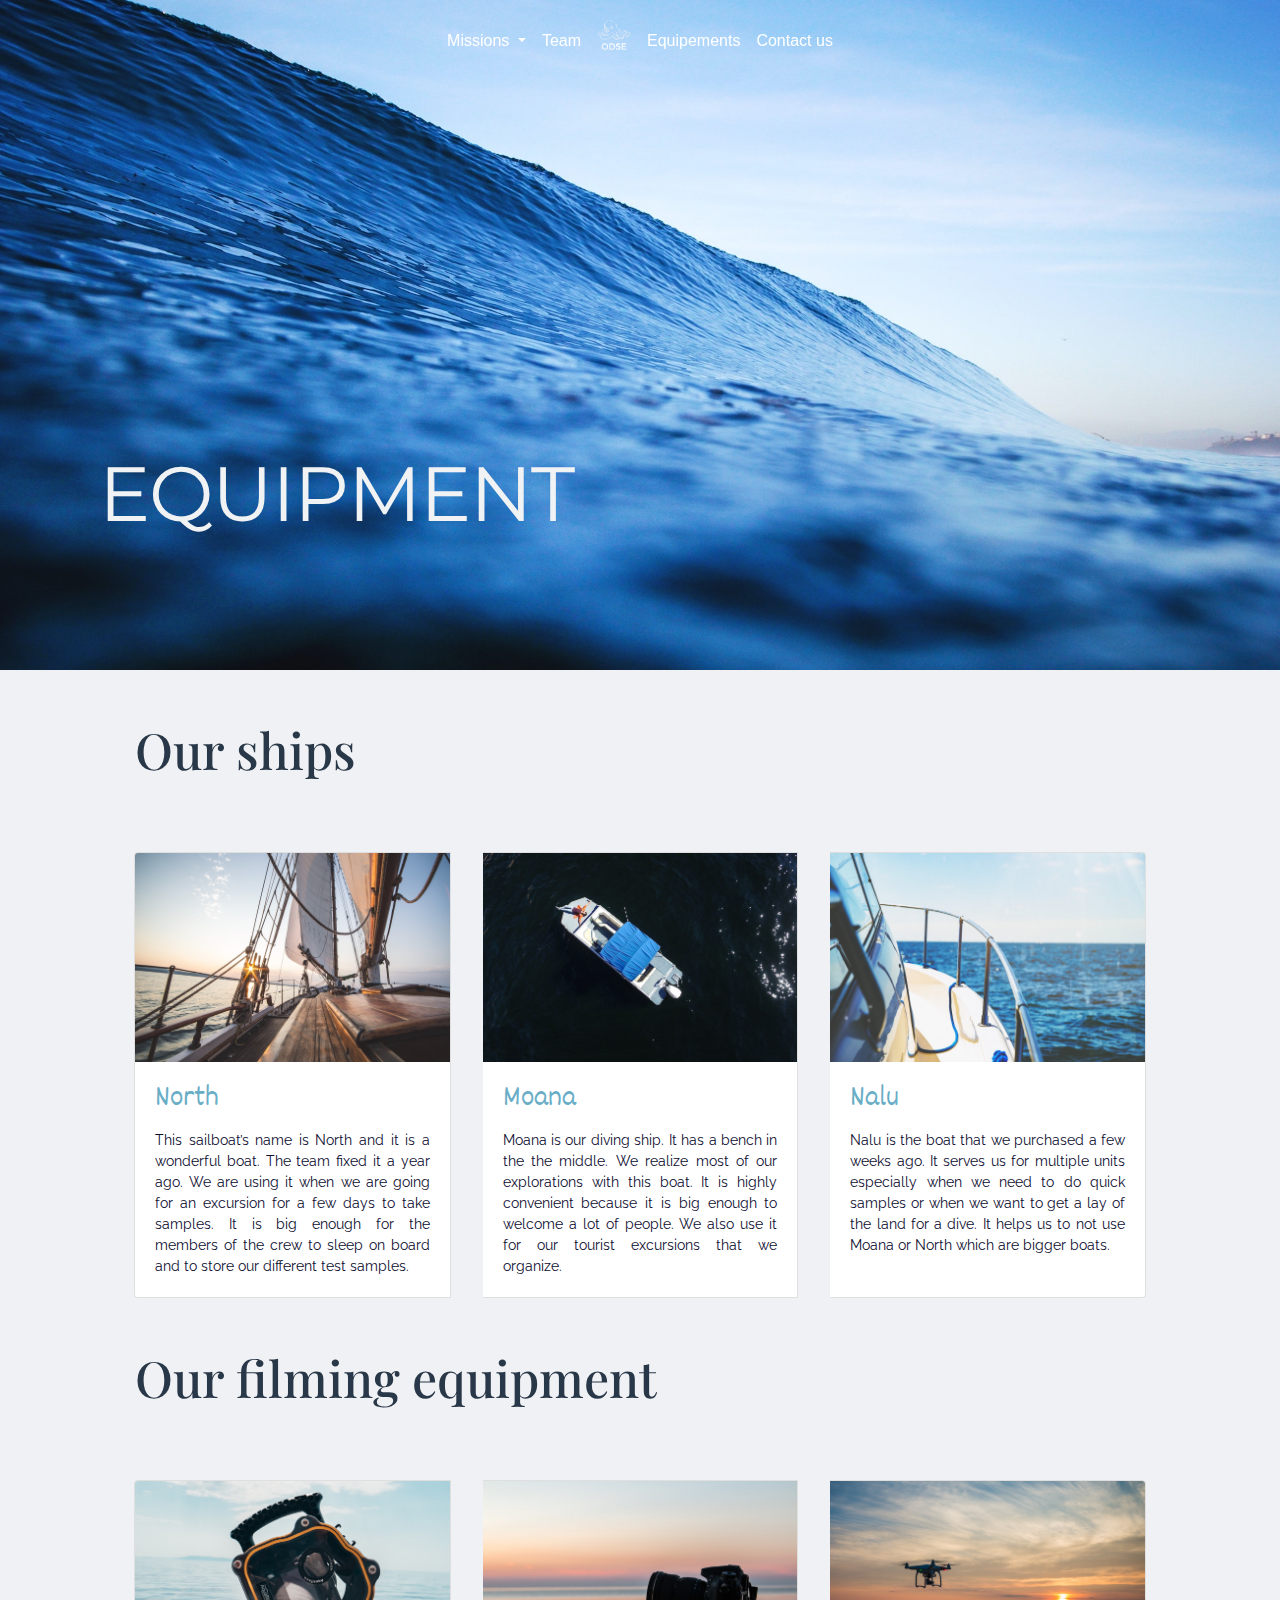
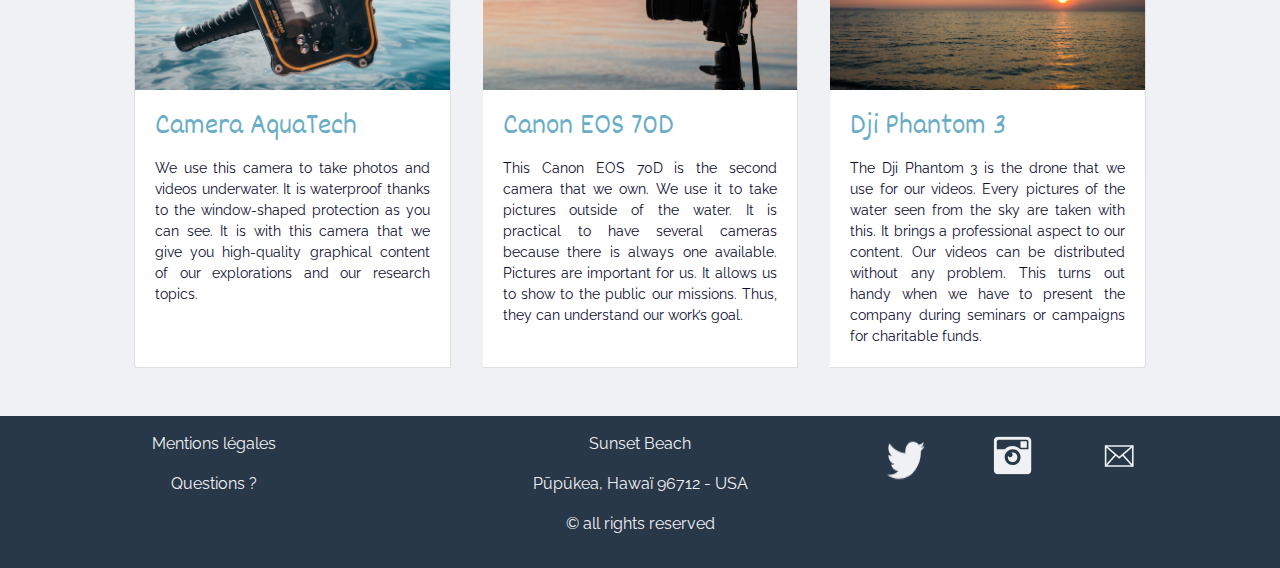
<file: portfolio/ODSE/pages/Equipement.html>
<!DOCTYPE html>
<html xmlns="http://www.w3.org/1999/xhtml" xml:lang="en" lang="en">

<head>
    <meta charset="utf-8">
    <!-- Utilisation de tout l'espace disponible pour les mobiles, sans zoom -->
    <meta name="viewport" content="width=device-width, initial-scale=1.0, shrink-to-fit=no" />
    <title>Equipement - ODSE</title>
    <link rel="shortcut icon" type="image/png" href="Images/logoODSEtransparent.png" />
    <!-- déclaration du fichier CSS de Bootstrap -->
    <link rel="stylesheet" href="../bootstrap/css/bootstrap.css" />
    <link rel="stylesheet" href="../style.css" />
    <script src="https://code.jquery.com/jquery-3.3.1.slim.min.js"></script>

    <script src="../bootstrap/js/bootstrap.bundle.min.js"></script>
    <script src="../bootstrap/js/bootstrap.min.js"></script>
    <script>
        $(window).scroll(function() {
            $('nav').toggleClass('scrolled', $(this).scrollTop() > 575);
        });

    </script>
</head>

<body>
    <!--Début header-->
    <header>
        <!--Début navbar-->
        <nav class="navbar navbar-expand-lg navbar-dark bg-dark fixed-top">
            <!--Menu burger-->
            <button class="navbar-toggler" type="button" data-toggle="collapse" data-target="#navbarNavAltMarkup" aria-controls="navbarNavAltMarkup" aria-expanded="false" aria-label="Toggle navigation">
                <span class="navbar-toggler-icon"></span>
            </button>
            <div class="collapse navbar-collapse" id="navbarNavAltMarkup">
                <div class="navbar-nav mx-auto">
                    <ul class="navbar-nav">
                        <li class="nav-item dropdown">
                            <a class="nav-link active dropdown-toggle" href="missions.html" id="navbarDropdownMenuLink" role="button" data-toggle="dropdown" aria-haspopup="true" aria-expanded="false">
                                Missions
                            </a>
                            <div class="dropdown-menu" aria-labelledby="navbarDropdownMenuLink">
                                <a class="dropdown-item" href="missions.html">Missions</a>
                                <div class="dropdown-divider"></div>
                                <a class="dropdown-item" href="exploration-detail.html">Exploration</a>
                                <a class="dropdown-item" href="research.html">Research</a>
                            </div>
                        </li>
                    </ul>
                    <a class="nav-item nav-link active" href="team.html">Team <span class="sr-only">(current)</span></a>
                    <a class="nav-item" href="../index.html">
                        <img src="../Images/logoODSEtransparent.png" alt="" title="" width="50" height="50">
                    </a>
                    <a class="nav-item nav-link active" href="Equipement.html">Equipements</a>
                    <a class="nav-item nav-link active" href="contact.html">Contact us</a>
                </div>
            </div>
        </nav>
        <!--Fin navbar-->
    </header>
    <!--Fin header-->
    <!--Texte sur le header-->
    <div class="texte texte-equipment">
        <div class="slider">
            <div class="content slidercontent">
                <h1 class="hero">
                    <span id="title">
                        <span class="title-letter">E</span>
                        <span class="title-letter">Q</span>
                        <span class="title-letter">U</span>
                        <span class="title-letter">I</span>
                        <span class="title-letter">P</span>
                        <span class="title-letter">M</span>
                        <span class="title-letter">E</span>
                        <span class="title-letter">N</span>
                        <span class="title-letter">T</span>
                    </span>
                </h1>
            </div>
        </div>
    </div>




    <main>
        <div class="container">

            <h2> Our ships</h2>

            <div class="row">

                <div class="equipement-card card-group">
                    <div class="card">
                        <img src="../Images/Equipement/BateauVoiles.jpg" class="card-img-top" alt="...">
                        <div class="card-body">
                            <h3 class="card-title">North</h3>
                            <p class="card-text">This sailboat’s name is North and it is a wonderful boat. The team fixed it a year ago. We are using it when we are going for an excursion for a few days to take samples. It is big enough for the members of the crew to sleep on board and to store our different test samples.
                            </p>
                        </div>
                    </div>
                    <div class="card">
                        <img src="../Images/Equipement/Maona.jpg" class="card-img-top" alt="...">
                        <div class="card-body">
                            <h3 class="card-title">Moana</h3>
                            <p class="card-text">Moana is our diving ship. It has a bench in the the middle. We realize most of our explorations with this boat. It is highly convenient because it is big enough to welcome a lot of people. We also use it for our tourist excursions that we organize.
                            </p>
                        </div>
                    </div>
                    <div class="card">
                        <img src="../Images/Equipement/Nalu.jpg" class="card-img-top" alt="...">
                        <div class="card-body">
                            <h3 class="card-title">Nalu</h3>
                            <p class="card-text">Nalu is the boat that we purchased a few weeks ago. It serves us for multiple units especially when we need to do quick samples or when we want to get a lay of the land for a dive. It helps us to not use Moana or North which are bigger boats.
                            </p>
                        </div>
                    </div>
                </div>
            </div>

            <h2> Our filming equipment</h2>

            <div class="row">

                <div class="equipement-card card-group">
                    <div class="card">
                        <img src="../Images/Equipement/AppareilPhoto.jpg" class="card-img-top" alt="...">
                        <div class="card-body">
                            <h3 class="card-title">Camera AquaTech</h3>
                            <p class="card-text">We use this camera to take photos and videos underwater. It is waterproof thanks to the window-shaped protection as you can see. It is with this camera that we give you high-quality graphical content of our explorations and our research topics.
                            </p>
                        </div>
                    </div>
                    <div class="card">
                        <img src="../Images/Equipement/AppareilPhotoTerrestre.jpg" class="card-img-top" alt="...">
                        <div class="card-body">
                            <h3 class="card-title">Canon EOS 70D</h3>
                            <p class="card-text">This Canon EOS 70D is the second camera that we own. We use it to take pictures outside of the water. It is practical to have several cameras because there is always one available. Pictures are important for us. It allows us to show to the public our missions. Thus, they can understand our work’s goal.
                            </p>
                        </div>
                    </div>
                    <div class="card">
                        <img src="../Images/Equipement/Drone.jpg" class="card-img-top" alt="...">
                        <div class="card-body">
                            <h3 class="card-title">Dji Phantom 3</h3>
                            <p class="card-text">The Dji Phantom 3 is the drone that we use for our videos. Every pictures of the water seen from the sky are taken with this. It brings a professional aspect to our content. Our videos can be distributed without any problem. This turns out handy when we have to present the company during seminars or campaigns for charitable funds.
                            </p>
                        </div>
                    </div>
                </div>
            </div>
        </div>


    </main>

    <footer>
        <div class="row">
            <div class="col-lg-4 text-center">
                <p> <a href="pages/mentionslegales.html"> Mentions légales</a></p>
                <p><a href="pages/mentionslegales.html"> Questions ?</a> </p>
            </div>
            <div class="col-lg-4 text-center">
                <p> Sunset Beach </p>
                <p> Pūpūkea, Hawaï 96712 - USA </p>
                <p> © all rights reserved </p>
            </div>
            <div class="col-lg-1 text-center">
                <a href="https://twitter.com/odse15" target="_blank"><img class="imgfooter" src="../Images/Footer/twitter.png" width="48" height="58" alt="twitter" /></a>
            </div>
            <div class="col-lg-1 text-center">
                <a href="https://www.instagram.com/_odse_/?hl=fr" target="_blank"><img class="imgfooter" src="../Images/Footer/Instagram.png" width="48" height="48" alt="instagram" /></a>
            </div>
            <div class="col-lg-1 text-center">
                <a href="mailto:odse.company22@gmail.com" target="_blank"><img class="imgfooter" src="../Images/Footer/mail.png" width="48" height="48" alt="mail" /></a>

            </div>
        </div>
    </footer>
</body>
<script src="https://cdnjs.cloudflare.com/ajax/libs/popper.js/1.14.3/umd/popper.min.js"></script>

</html>
</file>
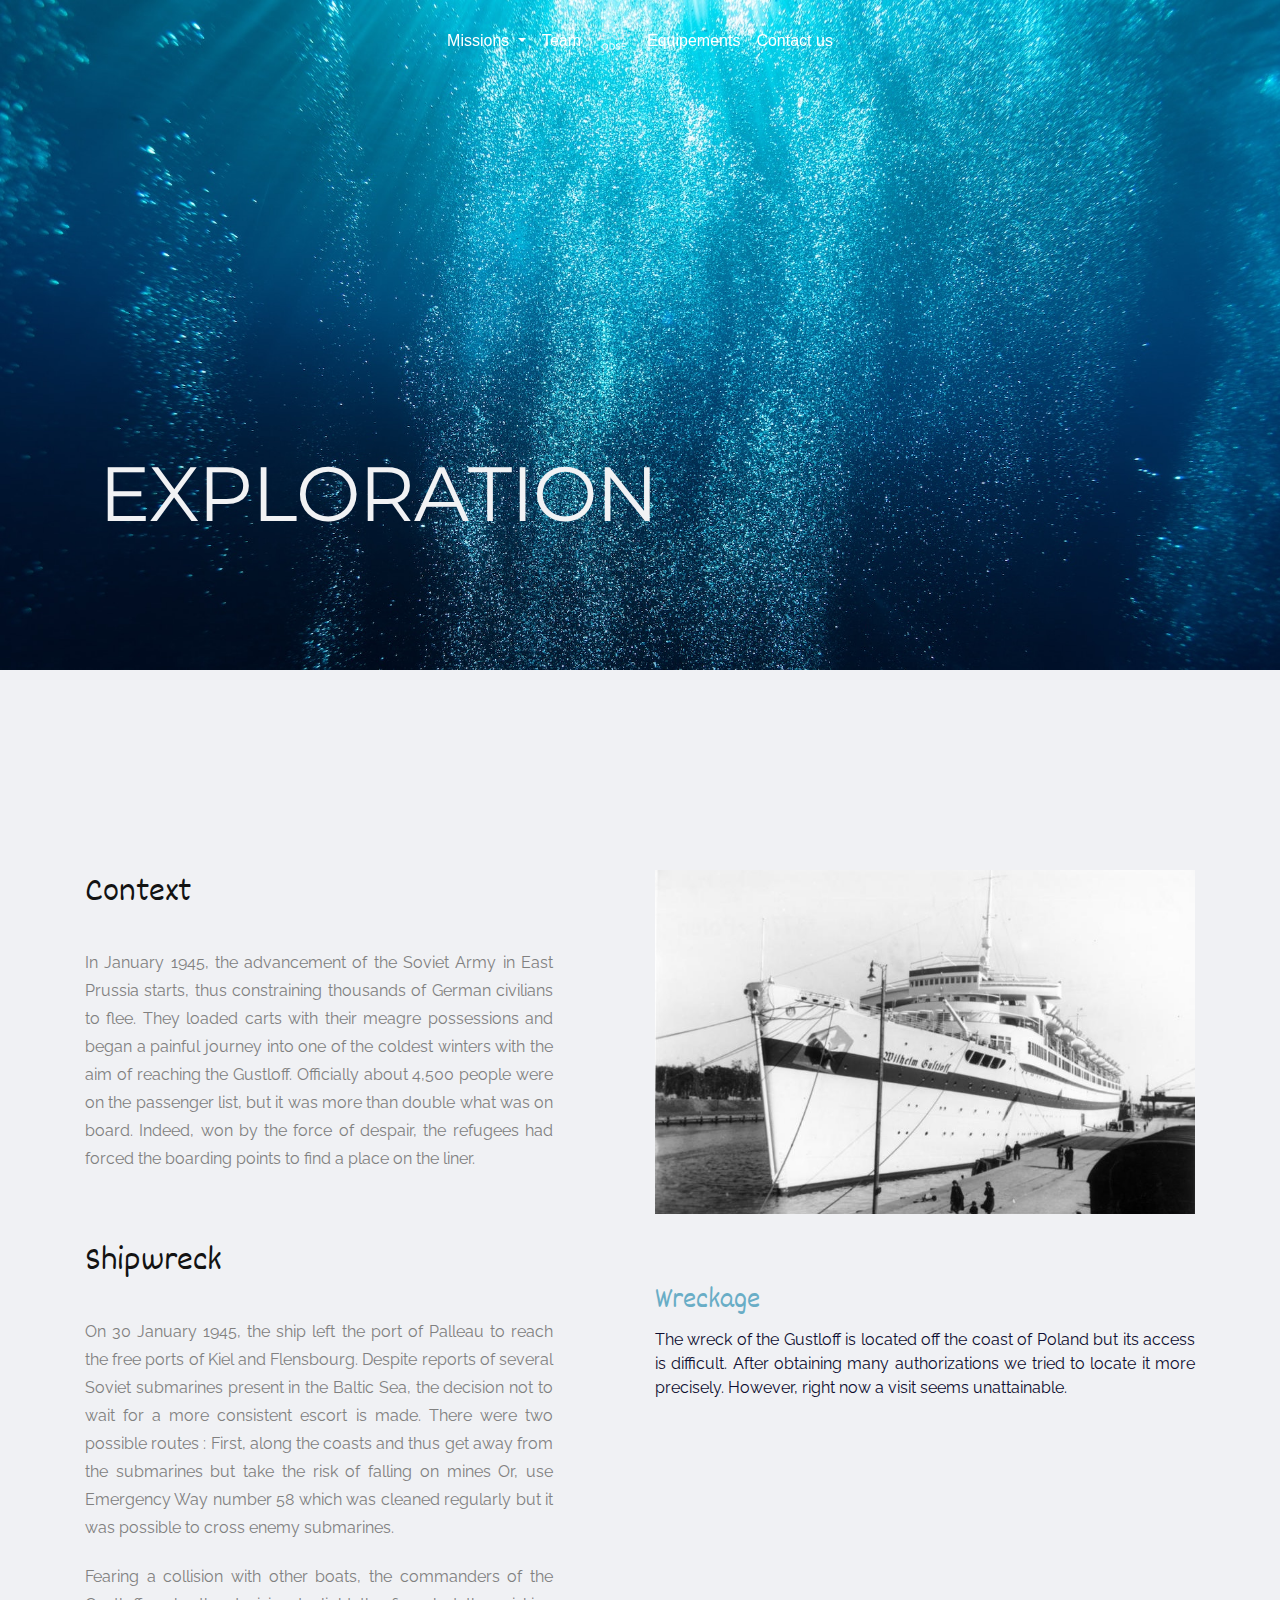
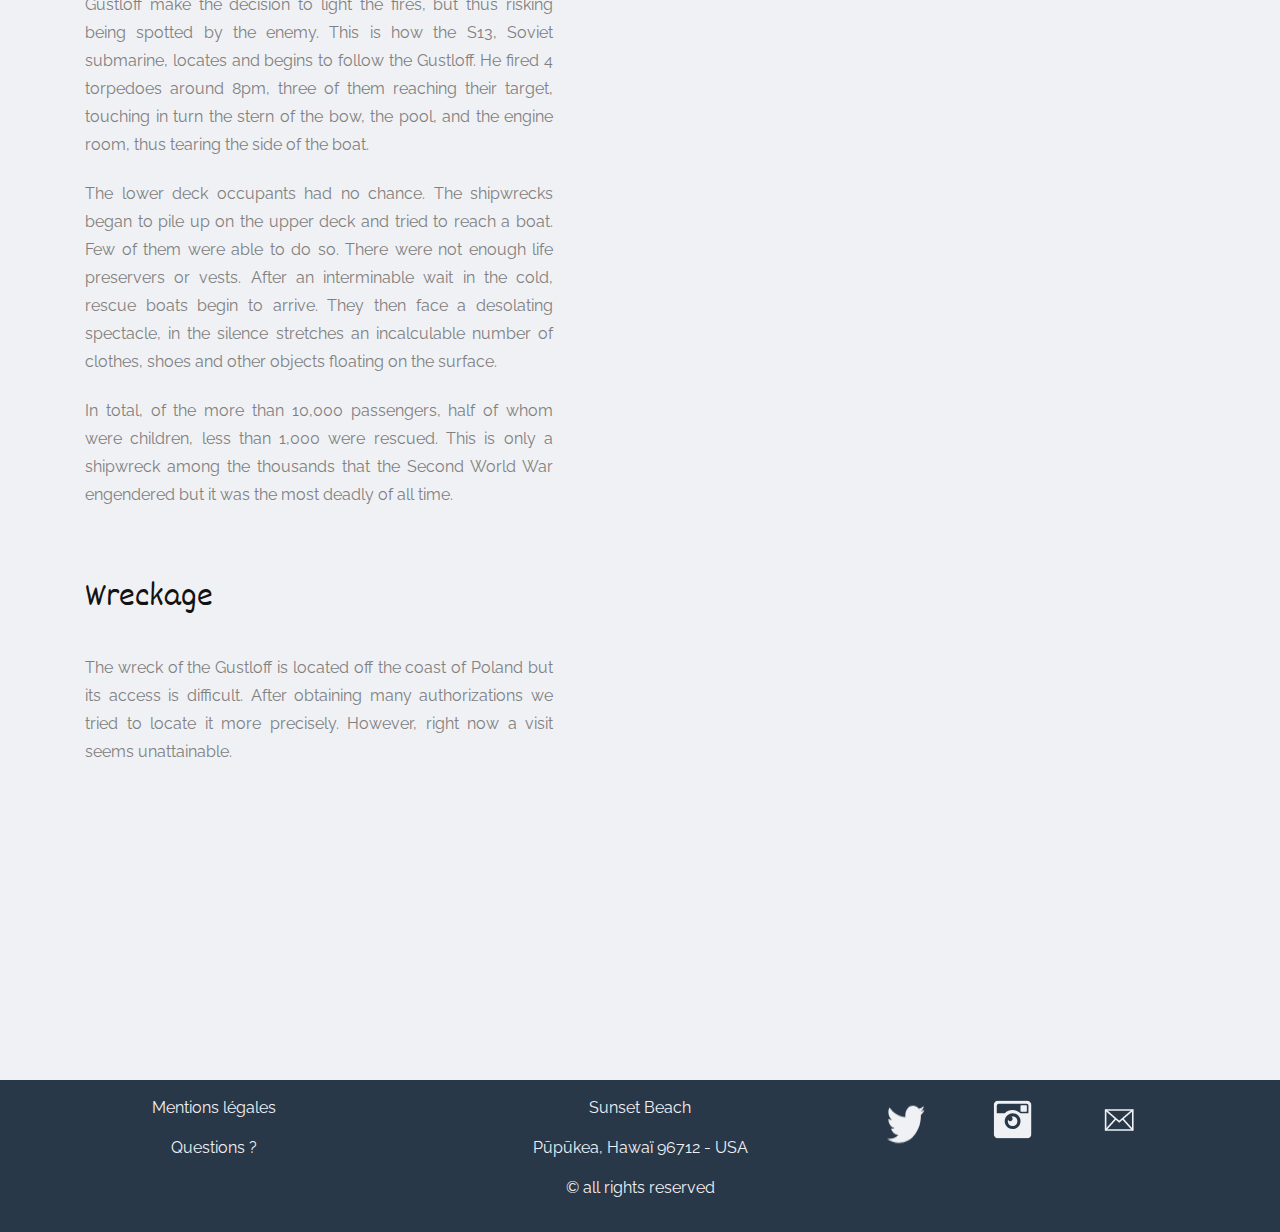
<file: portfolio/ODSE/pages/exploration-detail.html>
<!DOCTYPE html>
<html xmlns="http://www.w3.org/1999/xhtml" xml:lang="en" lang="en">

<head>
    <meta charset="utf-8">
    <!-- Utilisation de tout l'espace disponible pour les mobiles, sans zoom -->
    <meta name="viewport" content="width=device-width, initial-scale=1.0, shrink-to-fit=no" />
    <title>Exploration - ODSE</title>
    <link rel="shortcut icon" type="image/png" href="Images/logoODSEtransparent.png" />
    <!-- déclaration du fichier CSS de Bootstrap -->
    <link rel="stylesheet" href="../bootstrap/css/bootstrap.css" />
    <link rel="stylesheet" href="../style.css" />
    <script src="https://code.jquery.com/jquery-3.3.1.slim.min.js"></script>
    <script src="https://cdnjs.cloudflare.com/ajax/libs/popper.js/1.14.3/umd/popper.min.js"></script>
    <script src="../bootstrap/js/bootstrap.min.js"></script>
    <script src="../bootstrap/js/bootstrap.bundle.min.js"></script>

    <script>
        $(window).scroll(function() {
            $('nav').toggleClass('scrolled', $(this).scrollTop() > 575);
        });

    </script>
</head>

<body>
    <!--Début header-->
    <header>
        <!--Début navbar-->
        <nav class="navbar navbar-expand-lg navbar-dark bg-dark fixed-top">
            <!--Menu burger-->
            <button class="navbar-toggler" type="button" data-toggle="collapse" data-target="#navbarNavAltMarkup" aria-controls="navbarNavAltMarkup" aria-expanded="false" aria-label="Toggle navigation">
                <span class="navbar-toggler-icon"></span>
            </button>
            <div class="collapse navbar-collapse" id="navbarNavAltMarkup">
                <div class="navbar-nav mx-auto">
                    <ul class="navbar-nav">
                        <li class="nav-item dropdown">
                            <a class="nav-link active dropdown-toggle" href="missions.html" id="navbarDropdownMenuLink" role="button" data-toggle="dropdown" aria-haspopup="true" aria-expanded="false">
                                Missions
                            </a>
                            <div class="dropdown-menu" aria-labelledby="navbarDropdownMenuLink">
                                <a class="dropdown-item" href="missions.html">Missions</a>
                                <div class="dropdown-divider"></div>
                                <a class="dropdown-item" href="exploration-detail.html">Exploration</a>
                                <a class="dropdown-item" href="research.html">Research</a>
                            </div>
                        </li>
                    </ul>
                    <a class="nav-item nav-link active" href="team.html">Team <span class="sr-only">(current)</span></a>
                    <a class="nav-item" href="../index.html">
                        <img src="../Images/logoODSEtransparent.png" alt="" title="" width="50" height="50">
                    </a>
                    <a class="nav-item nav-link active" href="Equipement.html">Equipements</a>
                    <a class="nav-item nav-link active" href="contact.html">Contact us</a>
                </div>
            </div>
        </nav>
        <!--Fin navbar-->
    </header>
    <!--Fin header-->
    <!--Texte sur le header-->
    <div class="texte texte-exploration">
        <div class="slider">
            <div class="content slidercontent">
                <h1 class="hero">
                    <span id="title">
                        <span class="title-letter">E</span>
                        <span class="title-letter">X</span>
                        <span class="title-letter">P</span>
                        <span class="title-letter">L</span>
                        <span class="title-letter">O</span>
                        <span class="title-letter">R</span>
                        <span class="title-letter">A</span>
                        <span class="title-letter">T</span>
                        <span class="title-letter">I</span>
                        <span class="title-letter">O</span>
                        <span class="title-letter">N</span>
                    </span>
                </h1>
            </div>
        </div>
    </div>




    <main>

        <!-- project_details_start -->
        <div class="project_details">
            <div class="container">
                <div class="row">
                    <div class="col-xl-6 col-lg-6">
                        <div class="project_details_left">
                            <div class="single_details">
                                <h3>Context</h3>
                                <p>In January 1945, the advancement of the Soviet Army in East Prussia starts, thus constraining thousands of German civilians to flee. They loaded carts with their meagre possessions and began a painful journey into one of the coldest winters with the aim of reaching the Gustloff.
                                    Officially about 4,500 people were on the passenger list, but it was more than double what was on board. Indeed, won by the force of despair, the refugees had forced the boarding points to find a place on the liner.
                                </p>
                            </div>
                            <div class="single_details">
                                <h3>Shipwreck</h3>
                                <p>On 30 January 1945, the ship left the port of Palleau to reach the free ports of Kiel and Flensbourg. Despite reports of several Soviet submarines present in the Baltic Sea, the decision not to wait for a more consistent escort is made.
                                    There were two possible routes :
                                    First, along the coasts and thus get away from the submarines but take the risk of falling on mines
                                    Or, use Emergency Way number 58 which was cleaned regularly but it was possible to cross enemy submarines.
                                </p>
                                <p>Fearing a collision with other boats, the commanders of the Gustloff make the decision to light the fires, but thus risking being spotted by the enemy.
                                    This is how the S13, Soviet submarine, locates and begins to follow the Gustloff. He fired 4 torpedoes around 8pm, three of them reaching their target, touching in turn the stern of the bow, the pool, and the engine room, thus tearing the side of the boat.
                                </p>
                                <p>The lower deck occupants had no chance. The shipwrecks began to pile up on the upper deck and tried to reach a boat. Few of them were able to do so. There were not enough life preservers or vests. After an interminable wait in the cold, rescue boats begin to arrive. They then face a desolating spectacle, in the silence stretches an incalculable number of clothes, shoes and other objects floating on the surface.
                                </p>
                                <p>In total, of the more than 10,000 passengers, half of whom were children, less than 1,000 were rescued.
This is only a shipwreck among the thousands that the Second World War engendered but it was the most deadly of all time.
</p>
                            </div>
                            <div class="single_details">
                                <h3>Wreckage</h3>
                                <p>The wreck of the Gustloff is located off the coast of Poland but its access is difficult. After obtaining many authorizations we tried to locate it more precisely. However, right now a visit seems unattainable.
</p>
                            </div>
                        </div>
                    </div>
                    <div class="col-xl-6 col-lg-6">
                        <div class="projects_details_info">
                            <div class="details_thumb">
                                <img src="../Images/Exploration/gustloff.jpg" alt="">
                            </div>
                            
                            <div class="single_details">
                                <h3>Wreckage</h3>
                                <p>The wreck of the Gustloff is located off the coast of Poland but its access is difficult. After obtaining many authorizations we tried to locate it more precisely. However, right now a visit seems unattainable.
</p>
                            </div>
                            
                           <!-- <div class="details_info">
                                <h3>Project info</h3>
                                <div class="details_info_list">
                                    <div class="single_details_info d-flex justify-content-between align-items-center">
                                        <span class="left_info">client</span>
                                        <span class="right_info">Colorlib</span>
                                    </div>
                                    <div class="single_details_info d-flex justify-content-between align-items-center">
                                        <span class="left_info">Categories:</span>
                                        <span class="right_info">Exterior</span>
                                    </div>
                                    <div class="single_details_info d-flex justify-content-between align-items-center">
                                        <span class="left_info">Date:</span>
                                        <span class="right_info">July 14th, 2019</span>
                                    </div>
                                    <div class="single_details_info d-flex justify-content-between align-items-center">
                                        <span class="left_info">Rating:</span>
                                        <span class="right_info star">
                                            <i class="fa fa-star"></i>
                                            <i class="fa fa-star"></i>
                                            <i class="fa fa-star"></i>
                                            <i class="fa fa-star"></i>
                                            <i class="fa fa-star"></i>
                                        </span>
                                    </div>
                                    <div class="single_details_info d-flex justify-content-between align-items-center">
                                        <span class="left_info">Website:</span>
                                        <span class="right_info"><a href="#">examplesite.com</a></span>
                                    </div>
                                </div>
                            </div> -->
                        </div>
                    </div>
                </div>
            </div>
        </div>
        <!-- project_details_end -->


    </main>

    <footer>
        <div class="row">
            <div class="col-lg-4 text-center">
                <p> <a href="pages/mentionslegales.html"> Mentions légales</a></p>
                <p><a href="pages/mentionslegales.html"> Questions ?</a> </p>
            </div>
            <div class="col-lg-4 text-center">
                <p> Sunset Beach </p>
                <p> Pūpūkea, Hawaï 96712 - USA </p>
                <p> © all rights reserved </p>
            </div>
            <div class="col-lg-1 text-center">
                <a href="https://twitter.com/odse15" target="_blank"><img class="imgfooter" src="../Images/Footer/twitter.png" width="48" height="58" alt="twitter" /></a>
            </div>
            <div class="col-lg-1 text-center">
                <a href="https://www.instagram.com/_odse_/?hl=fr" target="_blank"><img class="imgfooter" src="../Images/Footer/Instagram.png" width="48" height="48" alt="instagram" /></a>
            </div>
            <div class="col-lg-1 text-center">
                <a href="mailto:odse.company22@gmail.com" target="_blank"><img class="imgfooter" src="../Images/Footer/mail.png" width="48" height="48" alt="mail" /></a>

            </div>
        </div>
    </footer>

</body>

</html>
</file>
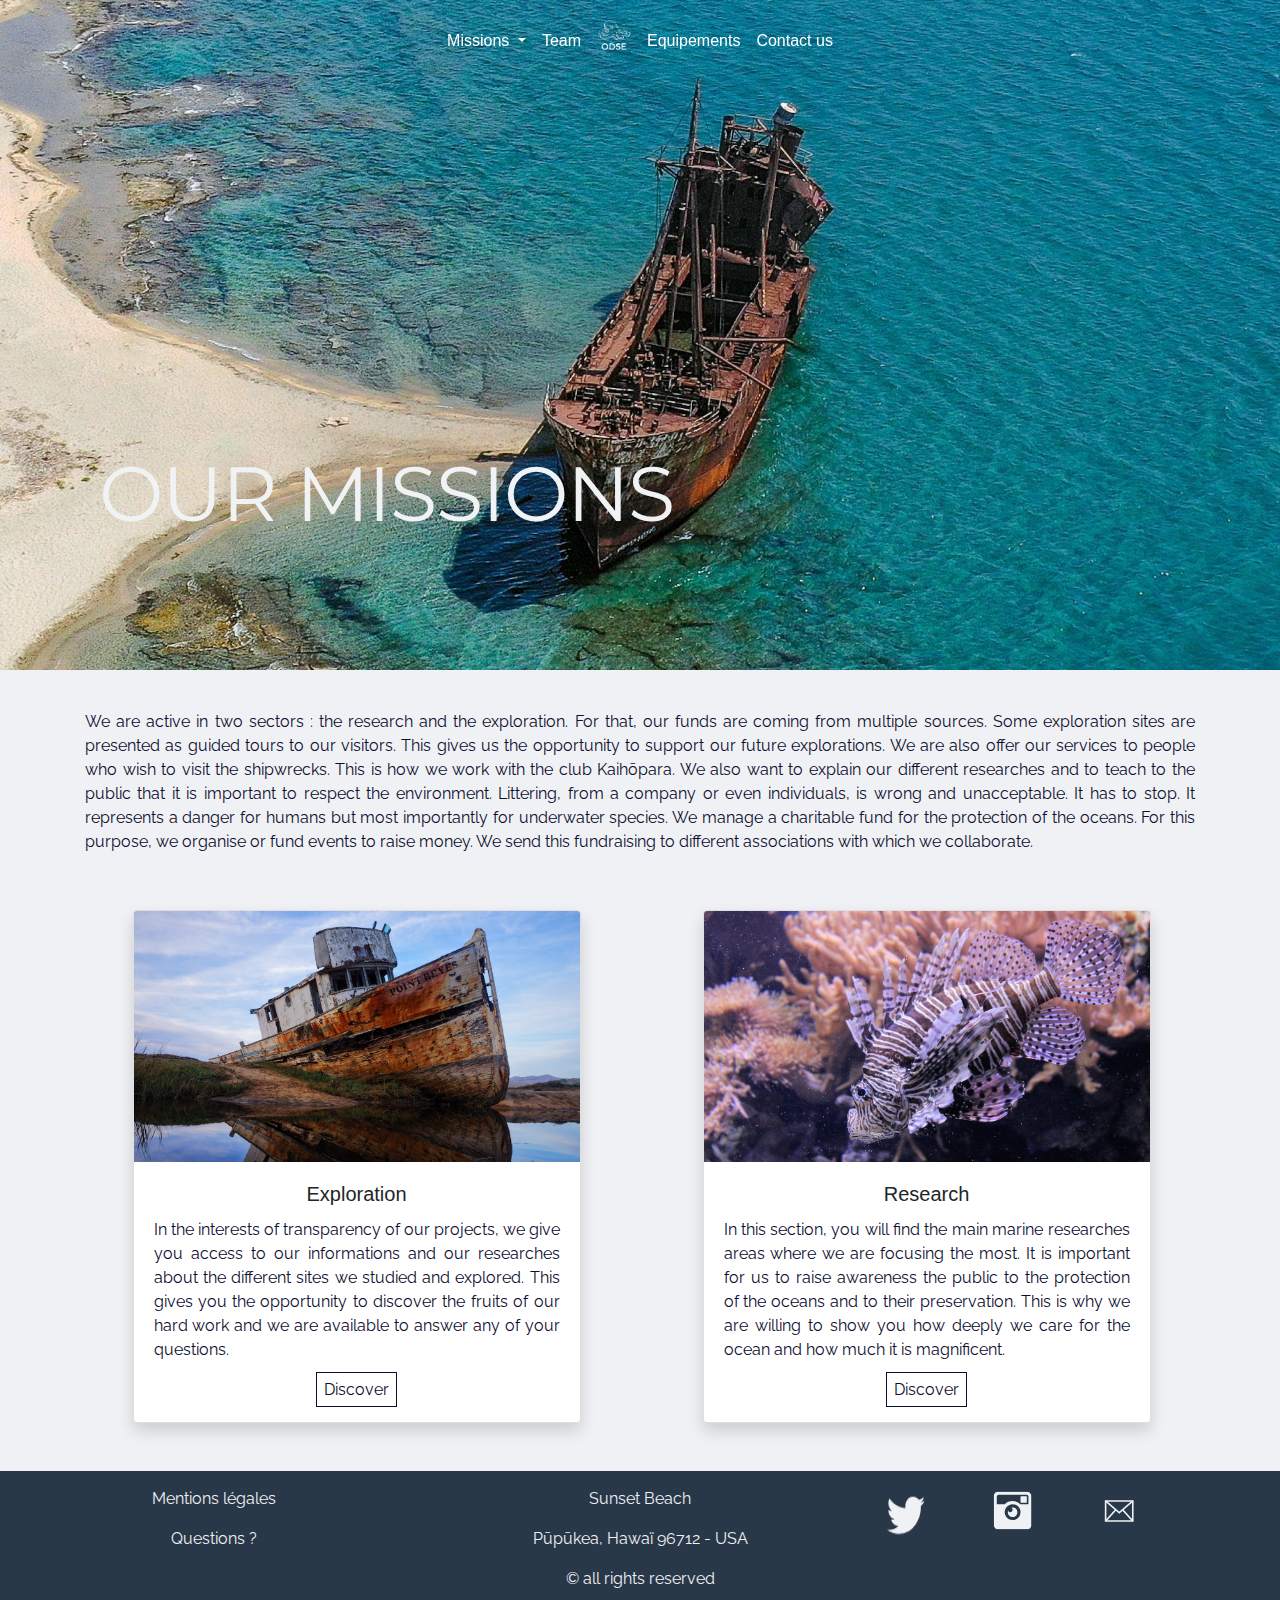
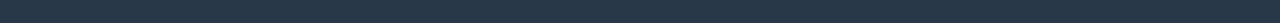
<file: portfolio/ODSE/pages/missions.html>
<!DOCTYPE html>
<html xmlns="http://www.w3.org/1999/xhtml" xml:lang="en" lang="en">

<head>
    <meta charset="utf-8">
    <!-- Utilisation de tout l'espace disponible pour les mobiles, sans zoom -->
    <meta name="viewport" content="width=device-width, initial-scale=1.0, shrink-to-fit=no" />
    <title>Our missions - ODSE</title>
    <link rel="shortcut icon" type="image/png" href="Images/logoODSEtransparent.png" />
    <!-- déclaration du fichier CSS de Bootstrap -->
    <link rel="stylesheet" href="../bootstrap/css/bootstrap.css" />
    <link rel="stylesheet" href="../style.css" />
    <script src="https://code.jquery.com/jquery-3.3.1.slim.min.js"></script>
    <script src="https://cdnjs.cloudflare.com/ajax/libs/popper.js/1.14.3/umd/popper.min.js"></script>
    <script src="../bootstrap/js/bootstrap.min.js"></script>
    <script src="../bootstrap/js/bootstrap.bundle.min.js"></script>

    <script>
        $(window).scroll(function() {
            $('nav').toggleClass('scrolled', $(this).scrollTop() > 575);
        });

    </script>
</head>

<body>
    <!--Début header-->
    <header>
        <!--Début navbar-->
        <nav class="navbar navbar-expand-lg navbar-dark bg-dark fixed-top">
            <!--Menu burger-->
            <button class="navbar-toggler" type="button" data-toggle="collapse" data-target="#navbarNavAltMarkup" aria-controls="navbarNavAltMarkup" aria-expanded="false" aria-label="Toggle navigation">
                <span class="navbar-toggler-icon"></span>
            </button>
            <div class="collapse navbar-collapse" id="navbarNavAltMarkup">
                <div class="navbar-nav mx-auto">
                    <ul class="navbar-nav">
                        <li class="nav-item dropdown">
                            <a class="nav-link active dropdown-toggle" href="missions.html" id="navbarDropdownMenuLink" role="button" data-toggle="dropdown" aria-haspopup="true" aria-expanded="false">
                                Missions
                            </a>
                            <div class="dropdown-menu" aria-labelledby="navbarDropdownMenuLink">
                                 <a class="dropdown-item" href="missions.html">Missions</a>
                             <div class="dropdown-divider"></div>
                                <a class="dropdown-item" href="exploration-detail.html">Exploration</a>
                                <a class="dropdown-item" href="research.html">Research</a>
                            </div>
                        </li>
                    </ul>
                    <a class="nav-item nav-link active" href="team.html">Team <span class="sr-only">(current)</span></a>
                    <a class="nav-item" href="../index.html">
                        <img src="../Images/logoODSEtransparent.png" alt="" title="" width="50" height="50">
                    </a>
                    <a class="nav-item nav-link active" href="Equipement.html">Equipements</a>
                    <a class="nav-item nav-link active" href="contact.html">Contact us</a>
                </div>
            </div>
        </nav>
        <!--Fin navbar-->
    </header>
    <!--Fin header-->
    <!--Texte sur le header-->
    <div class="texte texte-missions">
        <div class="slider">
            <div class="content slidercontent">
                <h1 class="hero">
                    <span id="title">
                        <span class="title-letter">O</span>
                        <span class="title-letter">U</span>
                        <span class="title-letter">R</span>
                        <span class="title-letter">&nbsp;</span>
                        <span class="title-letter">M</span>
                        <span class="title-letter">I</span>
                        <span class="title-letter">S</span>
                        <span class="title-letter">S</span>
                        <span class="title-letter">I</span>
                        <span class="title-letter">O</span>
                        <span class="title-letter">N</span>
                        <span class="title-letter">S</span>
                    </span>
                </h1>
            </div>
        </div>
    </div>

    <!--Début main-->
    <main id="main">
        <div class="container">
            <div class="row">
                <div class="col-lg-12 col-md-12 col-12">
                    <p>&nbsp;</p>
                    <p>We are active in two sectors : the research and the exploration. For that, our funds are coming from multiple sources. Some exploration sites are presented as guided tours to our visitors. This gives us the opportunity to support our future explorations. We are also offer our services to people who wish to visit the shipwrecks. This is how we work with the club Kaihōpara.
                        We also want to explain our different researches and to teach to the public that it is important to respect the environment. Littering, from a company or even individuals, is wrong and unacceptable. It has to stop. It represents a danger for humans but most importantly for underwater species.
                        We manage a charitable fund for the protection of the oceans. For this purpose, we organise or fund events to raise money. We send this fundraising to different associations with which we collaborate.
                    </p>
                </div>
            </div>
        </div>
        <p>&nbsp;</p>
        <div class="container">
            <div class="row">
                <div class="col-lg-5 col-md-12 col-sm-12 col-12 mx-auto">
                    <div class="card shadow text-center" style="width:28rem;">
                        <img class="card-img-top" src="../Images/Missions/josh-adams-ford-bvH9tz3FJ5s-unsplash.jpg" alt="Sailin Boat" title="Sailing Boat">
                        <div class="card-body">
                            <h5 class="card-title">Exploration</h5>
                            <p class="card-text">In the interests of transparency of our projects, we give you access to our informations and our researches about the different sites we studied and explored. This gives you the opportunity to discover the fruits of our hard work and we are available to answer any of your questions.</p>
                            <a class="btn-mission" role="button" href="exploration-detail.html">Discover</a>
                        </div>
                    </div>
                </div>
                <div class="col-lg-5 col-md-12 col-sm-12 col-12 mx-auto">
                    <div class="card shadow text-center" style="width: 28rem;">
                        <img class="card-img-top" src="../Images/Missions/PoissonPierre.jpg" alt="Stonefish" title="Stonefish">
                        <div class="card-body">
                            <h5 class="card-title">Research</h5>
                            <p class="card-text">In this section, you will find the main marine researches areas where we are focusing the most. It is important for us to raise awareness the public to the protection of the oceans and to their preservation. This is why we are willing to show you how deeply we care for the ocean and how much it is magnificent.</p>
                            <a class="btn-mission" role="button" href="research.html">Discover</a>
                        </div>
                    </div>
                </div>
            </div>
        </div>
    </main>
    <!--Fin main-->

    <!--Début footer-->

    <footer>
        <div class="row">
            <div class="col-lg-4 text-center">
                <p> <a href="pages/mentionslegales.html"> Mentions légales</a></p>
                <p><a href="pages/mentionslegales.html"> Questions ?</a> </p>
            </div>
            <div class="col-lg-4 text-center">
                <p> Sunset Beach </p>
                <p> Pūpūkea, Hawaï 96712 - USA </p>
                <p> © all rights reserved </p>
            </div>
            <div class="col-lg-1 text-center">
                <a href="https://twitter.com/odse15" target="_blank"><img class="imgfooter" src="../Images/Footer/twitter.png" width="48" height="58" alt="twitter" /></a>
            </div>
            <div class="col-lg-1 text-center">
                <a href="https://www.instagram.com/_odse_/?hl=fr" target="_blank"><img class="imgfooter" src="../Images/Footer/Instagram.png" width="48" height="48" alt="instagram" /></a>
            </div>
            <div class="col-lg-1 text-center">
                <a href="mailto:odse.company22@gmail.com" target="_blank"><img class="imgfooter" src="../Images/Footer/mail.png" width="48" height="48" alt="mail" /></a>

            </div>
        </div>
    </footer>
</body>
</file>
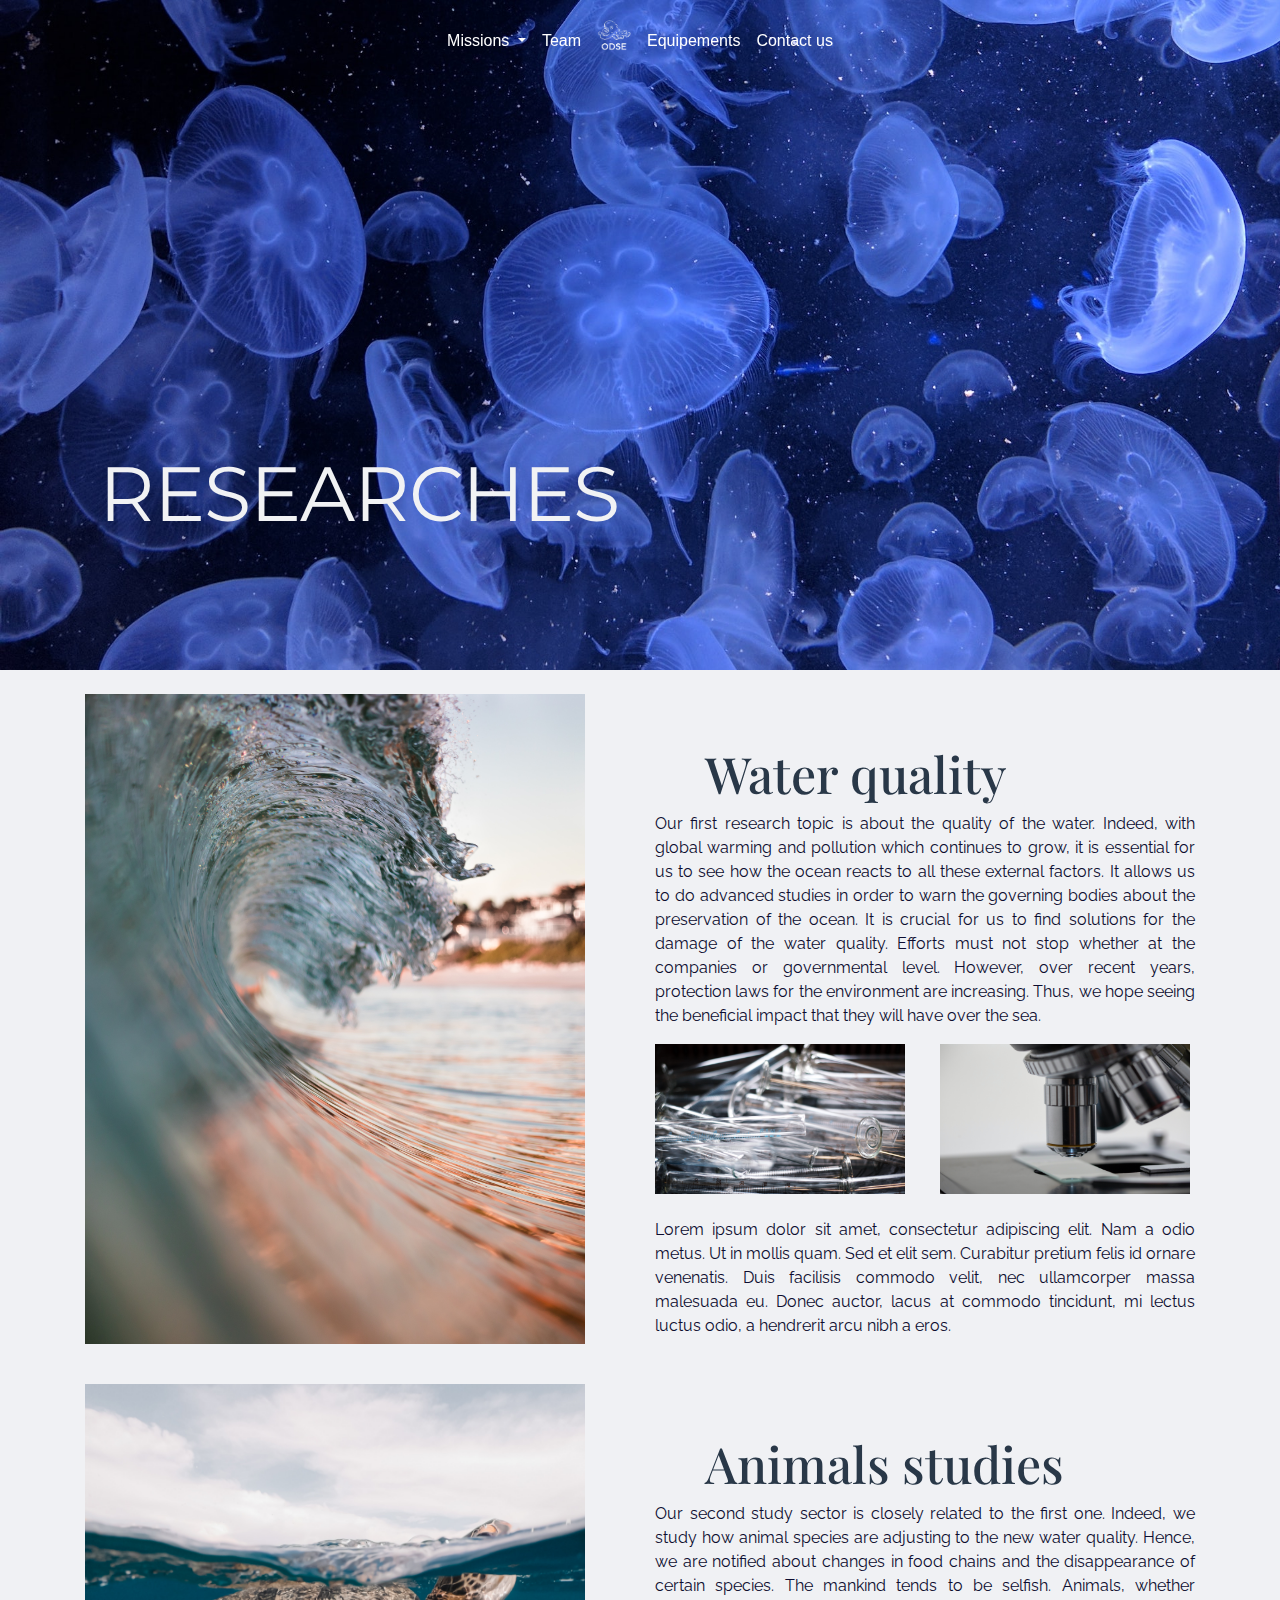
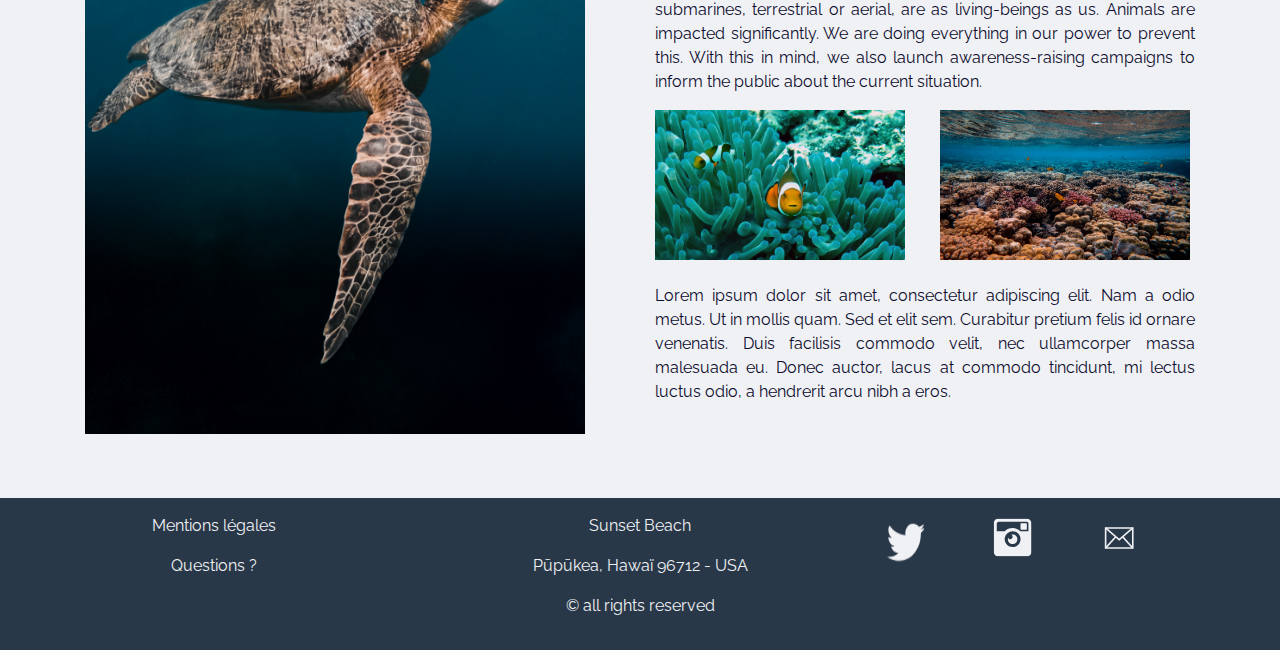
<file: portfolio/ODSE/pages/research.html>
<!DOCTYPE html>
<html xmlns="http://www.w3.org/1999/xhtml" xml:lang="en" lang="en">

<head>
    <meta charset="utf-8">
    <!-- Utilisation de tout l'espace disponible pour les mobiles, sans zoom -->
    <meta name="viewport" content="width=device-width, initial-scale=1.0, shrink-to-fit=no" />
    <title>Research - ODSE</title>
    <link rel="shortcut icon" type="image/png" href="Images/logoODSEtransparent.png" />
    <!-- déclaration du fichier CSS de Bootstrap -->
    <link rel="stylesheet" href="../bootstrap/css/bootstrap.css" />
    <link rel="stylesheet" href="../style.css" />
    <script src="https://code.jquery.com/jquery-3.3.1.slim.min.js"></script>
    <script src="https://cdnjs.cloudflare.com/ajax/libs/popper.js/1.14.3/umd/popper.min.js"></script>
    <script src="../bootstrap/js/bootstrap.min.js"></script>
    <script src="../bootstrap/js/bootstrap.bundle.min.js"></script>

    <script>
        $(window).scroll(function() {
            $('nav').toggleClass('scrolled', $(this).scrollTop() > 575);
        });

    </script>
</head>

<body>
    <!--Début header-->
    <header>
        <!--Début navbar-->
        <nav class="navbar navbar-expand-lg navbar-dark bg-dark fixed-top">
            <!--Menu burger-->
            <button class="navbar-toggler" type="button" data-toggle="collapse" data-target="#navbarNavAltMarkup" aria-controls="navbarNavAltMarkup" aria-expanded="false" aria-label="Toggle navigation">
                <span class="navbar-toggler-icon"></span>
            </button>
            <div class="collapse navbar-collapse" id="navbarNavAltMarkup">
                <div class="navbar-nav mx-auto">
                    <ul class="navbar-nav">
                        <li class="nav-item dropdown">
                            <a class="nav-link active dropdown-toggle" href="missions.html" id="navbarDropdownMenuLink" role="button" data-toggle="dropdown" aria-haspopup="true" aria-expanded="false">
                                Missions
                            </a>
                            <div class="dropdown-menu" aria-labelledby="navbarDropdownMenuLink">
                                <a class="dropdown-item" href="missions.html">Missions</a>
                                <div class="dropdown-divider"></div>
                                <a class="dropdown-item" href="exploration-detail.html">Exploration</a>
                                <a class="dropdown-item" href="research.html">Research</a>
                            </div>
                        </li>
                    </ul>
                    <a class="nav-item nav-link active" href="team.html">Team <span class="sr-only">(current)</span></a>
                    <a class="nav-item" href="../index.html">
                        <img src="../Images/logoODSEtransparent.png" alt="" title="" width="50" height="50">
                    </a>
                    <a class="nav-item nav-link active" href="Equipement.html">Equipements</a>
                    <a class="nav-item nav-link active" href="contact.html">Contact us</a>
                </div>
            </div>
        </nav>
        <!--Fin navbar-->
    </header>
    <!--Fin header-->
    <!--Texte sur le header-->
    <div class="texte texte-research">
        <div class="slider">
            <div class="content slidercontent">
                <h1 class="hero">
                    <span id="title">
                        <span class="title-letter">R</span>
                        <span class="title-letter">E</span>
                        <span class="title-letter">S</span>
                        <span class="title-letter">E</span>
                        <span class="title-letter">A</span>
                        <span class="title-letter">R</span>
                        <span class="title-letter">C</span>
                        <span class="title-letter">H</span>
                        <span class="title-letter">E</span>
                        <span class="title-letter">S</span>
                    </span>
                </h1>
            </div>
        </div>
    </div>

    <!--Début main-->
    <div class="container">
        <main>
            &nbsp;
            <div class="row">
                <div class="col-md-6 col-sm-12 col-12">
                    <figure>
                        <img src="../Images/Research/Vague.jpg" alt="Waves" title="Waves" width="500" height="650">
                    </figure>
                </div>
                <div class="col-md-6 col-sm-12 col-12">
                    <h2>Water quality </h2>
                    <p>Our first research topic is about the quality of the water. Indeed, with global warming and pollution which continues to grow, it is essential for us to see how the ocean reacts to all these external factors. It allows us to do advanced studies in order to warn the governing bodies about the preservation of the ocean. It is crucial for us to find solutions for the damage of the water quality. Efforts must not stop whether at the companies or governmental level. However, over recent years, protection laws for the environment are increasing. Thus, we hope seeing the beneficial impact that they will have over the sea.
</p>
                    <div class="row">
                        <div class="col-md-6 col-sm-6 col-12">
                            <img src="../Images/Research/Eprouvettes.jpg" alt="Test tubes" title="Test tubes" width="250" height="150">
                        </div>
                        <div class="col-md-6 col-sm-6 col-12">
                            <img src="../Images/Research/Microscope.jpg" alt="Microscope" title="Microscope" width="250" height="150">
                        </div>
                    </div>
                    &nbsp;
                    <p>Lorem ipsum dolor sit amet, consectetur adipiscing elit. Nam a odio metus. Ut in mollis quam. Sed et elit sem. Curabitur pretium felis id ornare venenatis. Duis facilisis commodo velit, nec ullamcorper massa malesuada eu. Donec auctor, lacus at commodo tincidunt, mi lectus luctus odio, a hendrerit arcu nibh a eros.</p>
                </div>
            </div>

            &nbsp;
            <div class="row">
                <div class="col-md-6 col-sm-12 col-12">
                    <figure>
                        <img src="../Images/Research/TortueSousEau.jpg" alt="Turtle underwater" title="Turtle" width="500" height="650">
                    </figure>
                </div>
                <div class="col-md-6 col-sm-12 col-12">
                    <h2> Animals studies </h2>
                    <p>Our second study sector is closely related to the first one. Indeed, we study how animal species are adjusting to the new water quality. Hence, we are notified about changes in food chains and the disappearance of certain species. The mankind tends to be selfish. Animals, whether submarines, terrestrial or aerial, are as living-beings as us. Animals are impacted significantly. We are doing everything in our power to prevent this. With this in mind, we also launch awareness-raising campaigns to inform the public about the current situation.
</p>
                    <div class="row">
                        <div class="col-md-6 col-sm-6 col-12">
                            <img src="../Images/Research/NemoBleu.jpg" alt="Clown fish" title="Clown fish" width="250" height="150">
                        </div>
                        <div class="col-md-6 col-sm-6 col-12">
                            <img src="../Images/Research/PoissonsOranges.jpg" alt="Orange fish" title="Orange fish" width="250" height="150">
                        </div>
                    </div>
                    &nbsp;
                    <p>Lorem ipsum dolor sit amet, consectetur adipiscing elit. Nam a odio metus. Ut in mollis quam. Sed et elit sem. Curabitur pretium felis id ornare venenatis. Duis facilisis commodo velit, nec ullamcorper massa malesuada eu. Donec auctor, lacus at commodo tincidunt, mi lectus luctus odio, a hendrerit arcu nibh a eros.</p>
                </div>
            </div>
        </main>
    </div>
    <!--Fin main-->

    <!--Début footer-->

    <footer>
        <div class="row">
            <div class="col-lg-4 text-center">
                <p> <a href="pages/mentionslegales.html"> Mentions légales</a></p>
                <p><a href="pages/mentionslegales.html"> Questions ?</a> </p>
            </div>
            <div class="col-lg-4 text-center">
                <p> Sunset Beach </p>
                <p> Pūpūkea, Hawaï 96712 - USA </p>
                <p> © all rights reserved </p>
            </div>
            <div class="col-lg-1 text-center">
                <a href="https://twitter.com/odse15" target="_blank"><img class="imgfooter" src="../Images/Footer/twitter.png" width="48" height="58" alt="twitter" /></a>
            </div>
            <div class="col-lg-1 text-center">
                <a href="https://www.instagram.com/_odse_/?hl=fr" target="_blank"><img class="imgfooter" src="../Images/Footer/Instagram.png" width="48" height="48" alt="instagram" /></a>
            </div>
            <div class="col-lg-1 text-center">
                <a href="mailto:odse.company22@gmail.com" target="_blank"><img class="imgfooter" src="../Images/Footer/mail.png" width="48" height="48" alt="mail" /></a>

            </div>
        </div>
    </footer>
    <!--Fin footer-->
</body>

</html>
</file>
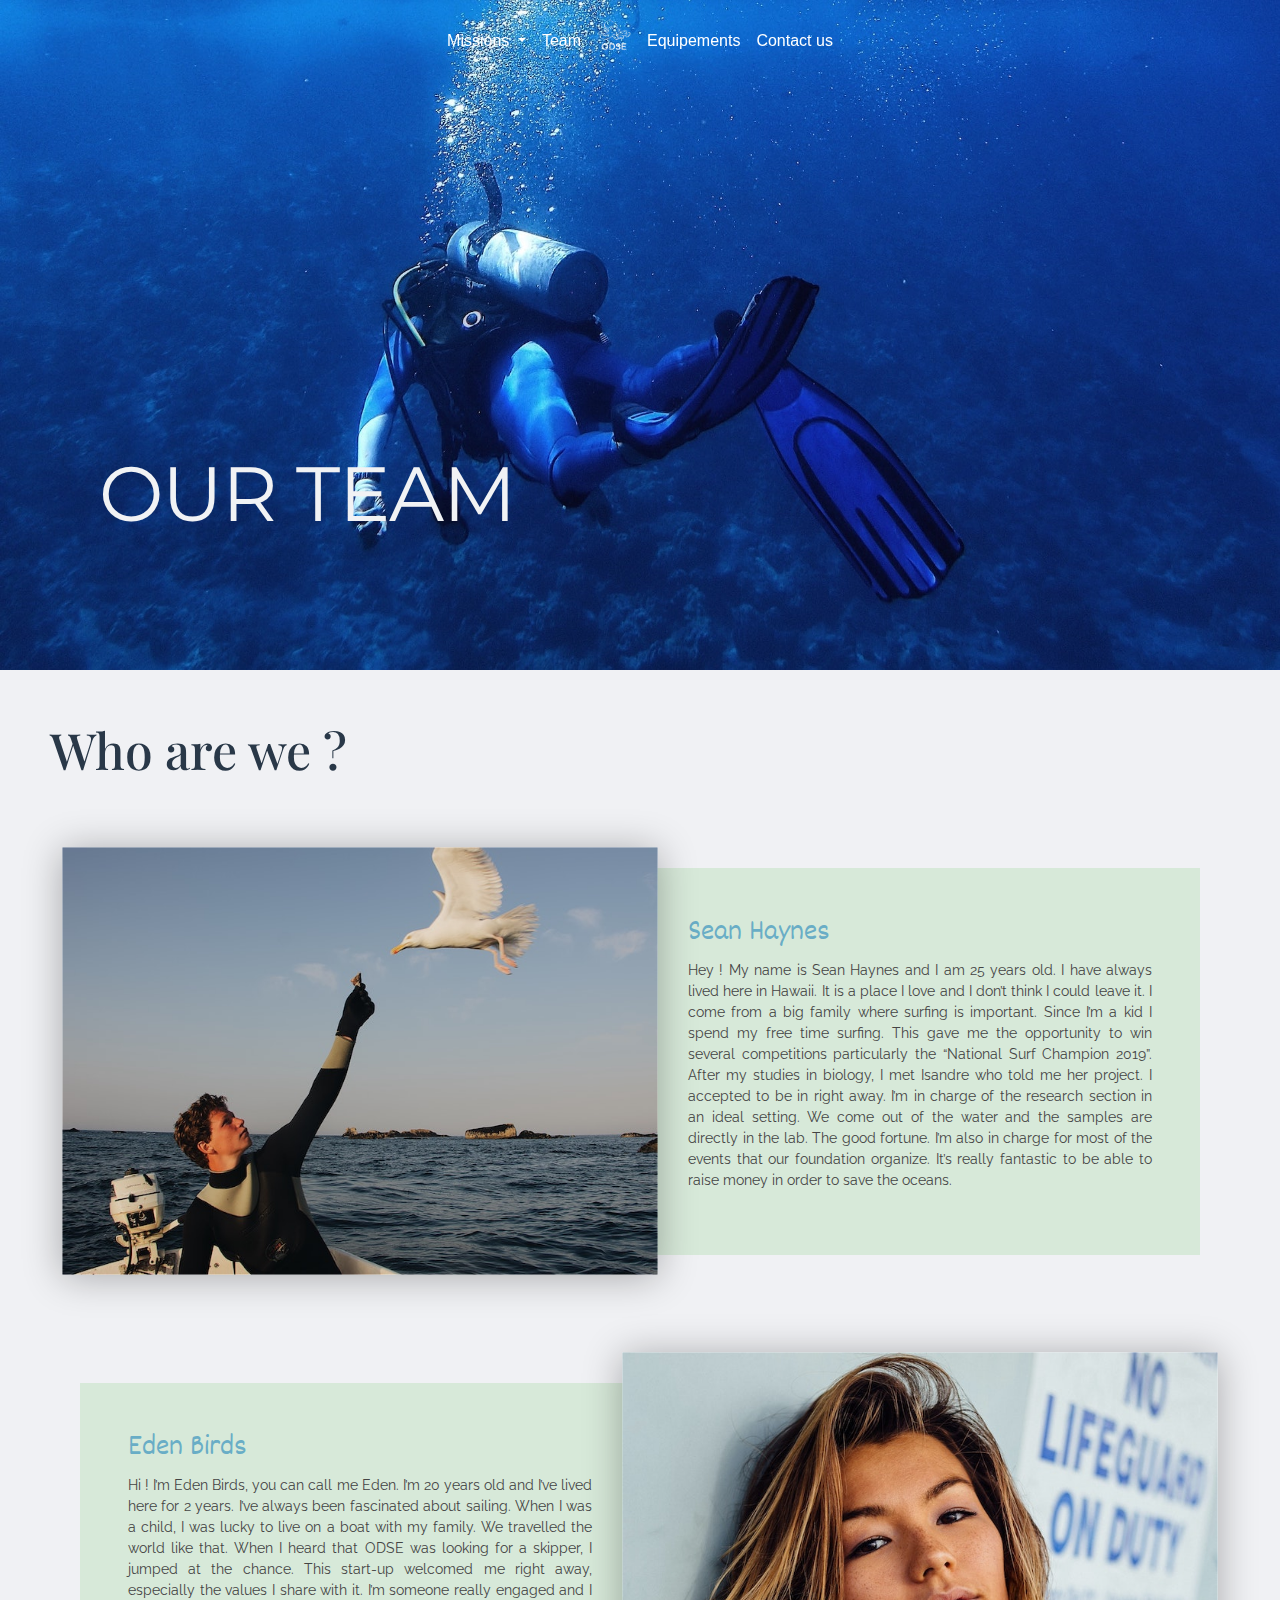
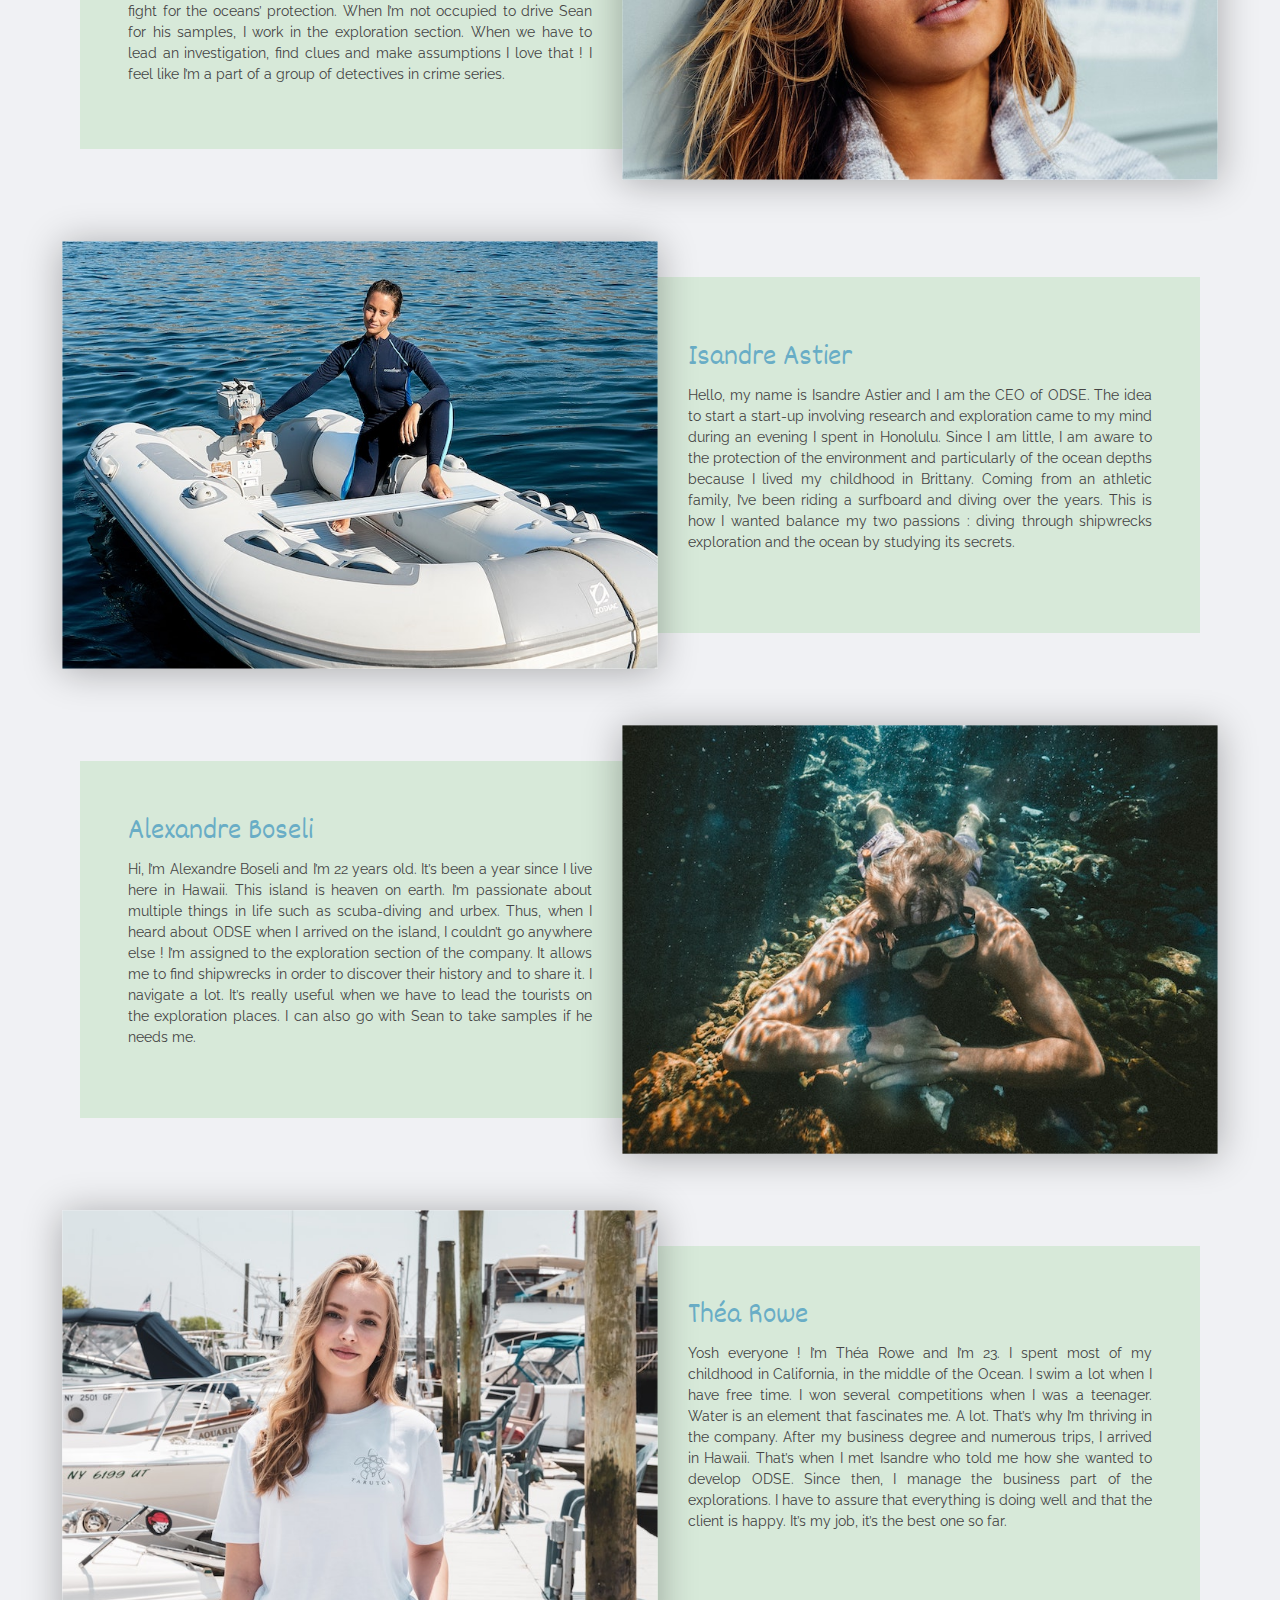
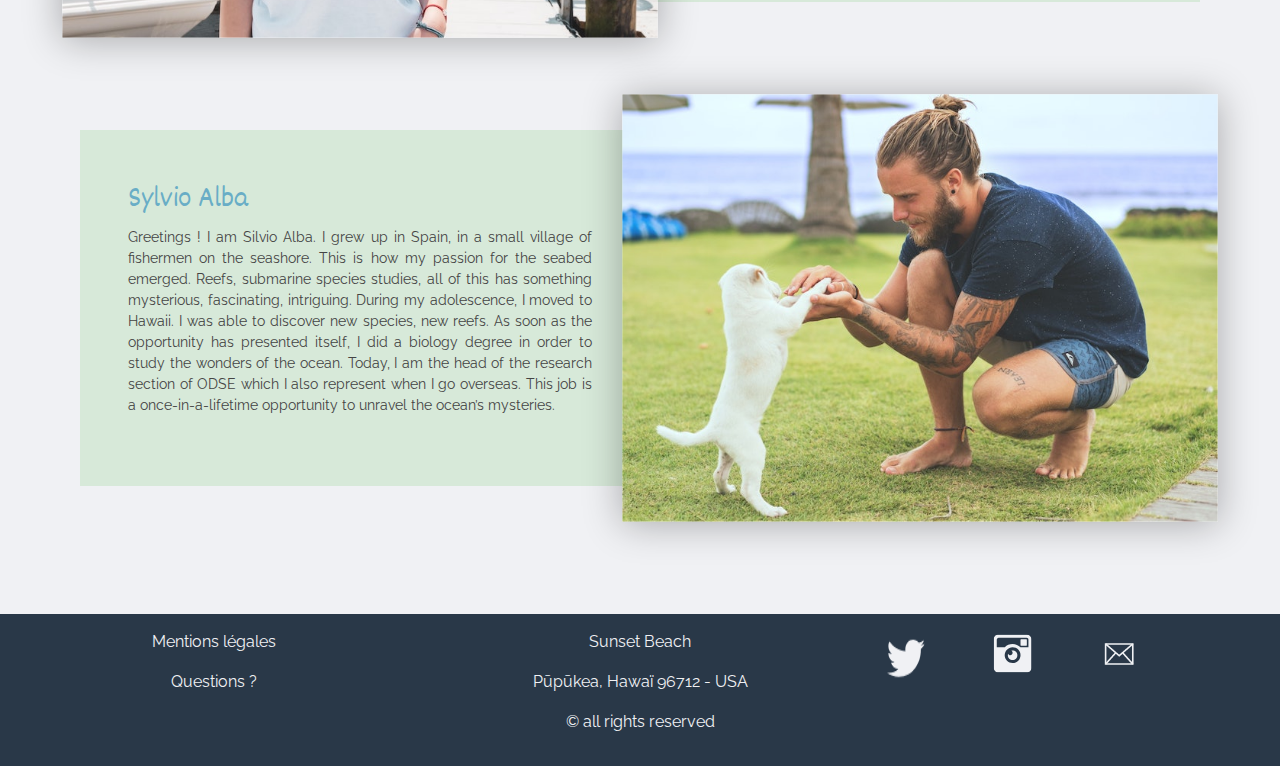
<file: portfolio/ODSE/pages/team.html>
<!DOCTYPE html>
<html xmlns="http://www.w3.org/1999/xhtml" xml:lang="en" lang="en">

<head>
    <meta charset="utf-8">
    <!-- Utilisation de tout l'espace disponible pour les mobiles, sans zoom -->
    <meta name="viewport" content="width=device-width, initial-scale=1.0, shrink-to-fit=no" />
    <title>Our team - ODSE</title>
    <link rel="shortcut icon" type="image/png" href="Images/logoODSEtransparent.png" />
    <!-- déclaration du fichier CSS de Bootstrap -->
    <link rel="stylesheet" href="../bootstrap/css/bootstrap.css" />
    <link rel="stylesheet" href="../style.css" />
    <script src="https://code.jquery.com/jquery-3.3.1.slim.min.js"></script>
    <script src="https://cdnjs.cloudflare.com/ajax/libs/popper.js/1.14.3/umd/popper.min.js"></script>
    <script src="../bootstrap/js/bootstrap.min.js"></script>
    <script src="../bootstrap/js/bootstrap.bundle.min.js"></script>

    <script>
        $(window).scroll(function() {
            $('nav').toggleClass('scrolled', $(this).scrollTop() > 575);
        });

    </script>
</head>

<body>
    <!--Début header-->
    <header>
        <!--Début navbar-->
        <nav class="navbar navbar-expand-lg navbar-dark bg-dark fixed-top">
            <!--Menu burger-->
            <button class="navbar-toggler" type="button" data-toggle="collapse" data-target="#navbarNavAltMarkup" aria-controls="navbarNavAltMarkup" aria-expanded="false" aria-label="Toggle navigation">
                <span class="navbar-toggler-icon"></span>
            </button>
            <div class="collapse navbar-collapse" id="navbarNavAltMarkup">
                <div class="navbar-nav mx-auto">
                    <ul class="navbar-nav">
                        <li class="nav-item dropdown">
                            <a class="nav-link active dropdown-toggle" href="missions.html" id="navbarDropdownMenuLink" role="button" data-toggle="dropdown" aria-haspopup="true" aria-expanded="false">
                                Missions
                            </a>
                            <div class="dropdown-menu" aria-labelledby="navbarDropdownMenuLink">
                                 <a class="dropdown-item" href="missions.html">Missions</a>
                             <div class="dropdown-divider"></div>
                                <a class="dropdown-item" href="exploration-detail.html">Exploration</a>
                                <a class="dropdown-item" href="research.html">Research</a>
                            </div>
                        </li>
                    </ul>
                    <a class="nav-item nav-link active" href="team.html">Team <span class="sr-only">(current)</span></a>
                    <a class="nav-item" href="../index.html">
                        <img src="../Images/logoODSEtransparent.png" alt="" title="" width="50" height="50">
                    </a>
                    <a class="nav-item nav-link active" href="Equipement.html">Equipements</a>
                    <a class="nav-item nav-link active" href="contact.html">Contact us</a>
                </div>
            </div>
        </nav>
        <!--Fin navbar-->
    </header>
    <!--Fin header-->
    <!--Texte sur le header-->
    <div class="texte texte-team">
        <div class="slider">
            <div class="content slidercontent">
                <h1 class="hero">
                    <span id="title">
                        <span class="title-letter">O</span>
                        <span class="title-letter">U</span>
                        <span class="title-letter">R</span>
                        <span class="title-letter">&nbsp;</span>
                        <span class="title-letter">T</span>
                        <span class="title-letter">E</span>
                        <span class="title-letter">A</span>
                        <span class="title-letter">M</span>
                    </span>
                </h1>
            </div>
        </div>
    </div>

    <!--Début main-->

    <main>
        <h2>Who are we ?</h2>
        <section id="features">
            <div class="features-inner">
                <!--Sean Haynes-->
                <div class="features-group">
                    <div class="features-image"><img src="../Images/Team/Sean.jpg" alt="Sean Haynes" /></div>
                    <div class="features-text">
                        <h3>Sean Haynes</h3>
                        <p>Hey ! My name is Sean Haynes and I am 25 years old. I have always lived here in Hawaii. It is a place I love and I don’t think I could leave it. I come from a big family where surfing is important. Since I’m a kid I spend my free time surfing. This gave me the opportunity to win several competitions particularly the “National Surf Champion 2019”. After my studies in biology, I met Isandre who told me her project. I accepted to be in right away. I’m in charge of the research section in an ideal setting. We come out of the water and the samples are directly in the lab. The good fortune. I’m also in charge for most of the events that our foundation organize. It’s really fantastic to be able to raise money in order to save the oceans.</p>
                    </div>
                </div>
                <!--Eden Birds-->
                <div class="features-group">
                    <div class="features-image inverted"><img src="../Images/Team/Eden.jpg" alt="Eden Birds" /></div>
                    <div class="features-text inverted">
                        <h3>Eden Birds</h3>
                        <p>Hi ! I’m Eden Birds, you can call me Eden. I’m 20 years old and I’ve lived here for 2 years. I’ve always been fascinated about sailing. When I was a child, I was lucky to live on a boat with my family. We travelled the world like that. When I heard that ODSE was looking for a skipper, I jumped at the chance. This start-up welcomed me right away, especially the values I share with it. I’m someone really engaged and I fight for the oceans’ protection. When I’m not occupied to drive Sean for his samples, I work in the exploration section. When we have to lead an investigation, find clues and make assumptions I love that ! I feel like I’m a part of a group of detectives in crime series.</p>
                    </div>
                </div>
                <!--Isandre Astier-->
                <div class="features-group">
                    <div class="features-image"><img src="../Images/Team/Isandre.jpg" alt="Isandre Astier" /></div>
                    <div class="features-text">
                        <h3>Isandre Astier</h3>
                        <p> Hello, my name is Isandre Astier and I am the CEO of ODSE. The idea to start a start-up involving research and exploration came to my mind during an evening I spent in Honolulu. Since I am little, I am aware to the protection of the environment and particularly of the ocean depths because I lived my childhood in Brittany. Coming from an athletic family, I’ve been riding a surfboard and diving over the years. This is how I wanted balance my two passions : diving through shipwrecks exploration and the ocean by studying its secrets.</p>
                    </div>
                </div>
                <!--Alexandre Boseli-->
                <div class="features-group">
                    <div class="features-image inverted"><img src="../Images/Team/Alexandre.jpg" alt="Alexandre Boseli" /></div>
                    <div class="features-text inverted">
                        <h3>Alexandre Boseli</h3>
                        <p>Hi, I’m Alexandre Boseli and I’m 22 years old. It’s been a year since I live here in Hawaii. This island is heaven on earth. I’m passionate about multiple things in life such as scuba-diving and urbex. Thus, when I heard about ODSE when I arrived on the island, I couldn’t go anywhere else ! I’m assigned to the exploration section of the company. It allows me to find shipwrecks in order to discover their history and to share it.
                            I navigate a lot. It’s really useful when we have to lead the tourists on the exploration places. I can also go with Sean to take samples if he needs me.
                        </p>
                    </div>
                </div>
                <!--Théa Rowe-->
                <div class="features-group">
                    <div class="features-image"><img src="../Images/Team/Thea.jpg" alt="Théa Rowe" /></div>
                    <div class="features-text">
                        <h3>Théa Rowe</h3>
                        <p>Yosh everyone ! I’m Théa Rowe and I’m 23. I spent most of my childhood in California, in the middle of the Ocean. I swim a lot when I have free time. I won several competitions when I was a teenager. Water is an element that fascinates me. A lot. That’s why I’m thriving in the company.
                            After my business degree and numerous trips, I arrived in Hawaii. That’s when I met Isandre who told me how she wanted to develop ODSE. Since then, I manage the business part of the explorations. I have to assure that everything is doing well and that the client is happy. It’s my job, it’s the best one so far.
                        </p>
                    </div>
                </div>
                <!--Sylvio Alba-->
                <div class="features-group">
                    <div class="features-image inverted"><img src="../Images/Team/Sylvio.jpg" alt="Sylvio Alba" /></div>
                    <div class="features-text inverted">
                        <h3>Sylvio Alba</h3>
                        <p>Greetings ! I am Silvio Alba. I grew up in Spain, in a small village of fishermen on the seashore. This is how my passion for the seabed emerged. Reefs, submarine species studies, all of this has something mysterious, fascinating, intriguing. During my adolescence, I moved to Hawaii. I was able to discover new species, new reefs. As soon as the opportunity has presented itself, I did a biology degree in order to study the wonders of the ocean.
                            Today, I am the head of the research section of ODSE which I also represent when I go overseas. This job is a once-in-a-lifetime opportunity to unravel the ocean’s mysteries.
                        </p>
                    </div>
                </div>
            </div>
        </section>
    </main>
    <!--Fin main-->

    <!--Début footer-->

    <footer>
        <div class="row">
            <div class="col-lg-4 text-center">
                <p> <a href="pages/mentionslegales.html"> Mentions légales</a></p>
                <p><a href="pages/mentionslegales.html"> Questions ?</a> </p>
            </div>
            <div class="col-lg-4 text-center">
                <p> Sunset Beach </p>
                <p> Pūpūkea, Hawaï 96712 - USA </p>
                <p> © all rights reserved </p>
            </div>
            <div class="col-lg-1 text-center">
                <a href="https://twitter.com/odse15" target="_blank"><img class="imgfooter" src="../Images/Footer/twitter.png" width="48" height="58" alt="twitter" /></a>
            </div>
            <div class="col-lg-1 text-center">
                <a href="https://www.instagram.com/_odse_/?hl=fr" target="_blank"><img class="imgfooter" src="../Images/Footer/Instagram.png" width="48" height="48" alt="instagram" /></a>
            </div>
            <div class="col-lg-1 text-center">
                <a href="mailto:odse.company22@gmail.com" target="_blank"><img class="imgfooter" src="../Images/Footer/mail.png" width="48" height="48" alt="mail" /></a>

            </div>
        </div>
    </footer>
    <!--Fin footer-->
</body>

</html>
</file>
<file: portfolio/MP/css/style.css>
/* Navbar */
.nav-scroller {
  z-index: 2;
}

.nav-scroller .nav {
  display: flex;
  flex-wrap:wrap;
  margin-top: -1px;
  color: rgba(255, 255, 255, .75);
  background-color:rgb(238, 245, 249);
  text-align: center;}

.nav-underline .nav-link {
  padding-top: .75rem;
  padding-bottom: .75rem;
  font-size: .875rem;
  color: #6c757d;
}

.nav-underline .nav-link:hover {
  color: #007bff;
}

.nav-underline .active {
  font-weight: 500;
  color: #343a40;
}


body {
  background-color:rgb(238, 245, 249);
  text-align:center;
}

h1 {
margin:20px 0 20px 0px;
padding:0px;
}

#preFooter {
  margin-top:25px;
  height:145px;
  width:100%;
  background: transparent url(../images/herbeBas.png) repeat-x;
}

footer {
  color:white;
  padding-top: 2rem;
  padding-bottom: 2rem;
  text-align:left;
}
footer p {
    text-align:left;
}

/* Le code précédent doit être mis sur chaque page, le reste c'est comme chacun veut. */

/*Accueil*/
.card {
  margin-top:20px;
  margin-left: auto;
  margin-right: auto;
}


/*Tristan et Nicolas*/
.imgPart {
    
    background-color: white;
    
}
.img{
    width:900px;
    height:506px;
    
}
</file>
<file: portfolio/ODSE/style.css>
@import url('https://fonts.googleapis.com/css2?family=Playfair+Display&display=swap');
@import url('https://fonts.googleapis.com/css2?family=Raleway:wght@300&display=swap');
@import url('https://fonts.googleapis.com/css2?family=Dekko&display=swap');
@import url('https://fonts.googleapis.com/css2?family=Montserrat:wght@700&display=swap');
body,
html {
    margin: 0px;
    padding: 0px;
    width: 100%;
    height: 100%;
    background-color: #F0F1F4;
    scroll-behavior: smooth;
}


/* FONTS */

p {
    font-size: 16px;
    font-family: 'Raleway', sans-serif;
    color: #0D0D30;
    text-align: justify;

}

h2 {
    font-family: 'Playfair Display', serif;
    font-size: 50px;
    padding-top: 1em;
    padding-left: 1em;
    color: #293848;
}

h3 {
    font-family: 'Dekko', cursive;
    color: #69ADC6;
    font-size: 30px;

}

/*Pour l'image de fond*/
.texte {
    width: 100%;
    height: 670px;
    background-size: cover;
}

/*Pour l'image de fond des pages*/

.texte-index {
    background-image: url(Images/Index/pieuvreHeader.jpg);
}

.texte-contact {
    background-image: url(Images/adam-azim-Ed2Fq0VXsCA-unsplash.jpg);
}

.texte-team {
    background-image: url(Images/Team/plongeurDos.jpg);
}

.texte-missions {
    background-image: url(Images/Missions/jason-blackeye-BGEBcabhwBk-unsplash.jpg);
}

.texte-equipment {
    background-image: url(Images/Equipement/header.jpg);
}

.texte-research {
    background-image: url(Images/Research/headerResearch.jpg);
}

.texte-exploration {
    background-image: url(Images/Exploration/sarah-lee-QURU8IY-RaI-unsplash.jpg);
}



/*Pour le texte*/
.content {
    position: relative;
    width: 100%;
    margin: 0 auto;
    font-size: 14px;
    font-weight: 300;
    font-family: Roboto, 'Open Sans', Arial, sans-serif;
    overflow: hidden;
    padding-top: 35%;
}

.headertexteindex {
    padding-top: 20%;
}

/*Navbar*/
.bg-dark {
    background: transparent !important;
    transition: 0.5s ease;
}

.bg-dark.scrolled {
    background: #293848 !important;
    padding: 0;
}

/*Header*/
header {
    line-height: 50px;
    /*Epaisseur de la navbar*/
    width: 100%;
    transition: line-height 0.2s linear, box-shadow 0.2s linear;
    position: fixed;
    top: 0;
    left: 0;
    z-index: 100;
    background: rgba(245, 245, 245, 0.97);
}

/*Alignement du texte de la bannière*/
.slidercontent {
    text-align: left;
}

.slidercontentindex {
    text-align: center;
}

.hero {
    /*font-family: 'Roboto Slab', sans-serif;*/
    font-family: 'Montserrat', sans-serif;
    color: #F1F2F4;
    font-weight: normal;
    letter-spacing: 1px;
}

h1 .hero {
    margin-top: 60px;
    font-size: 54px;
}


.hero q {
    font-family: 'Playfair Display', serif;
    font-style: italic;
    font-size: 20px;
    letter-spacing: 1px;
    padding-left: 0;
    margin-left: 0;
    padding-right: 2em;
}


#title {
    /*font-weight: 700;*/
    display: inline-flex;
    margin: -5px;
    padding: 5px;
}

.titleindex {
    font-weight: 700;
    display: inline-flex;
    margin: -5px;
    padding: 5px;
    padding-bottom: 1em;
}

.title-letter {
    font-size: calc(6vw + 0rem);
    margin-left: -2px;
}

/*Bouton discover*/
.btn-index {
    border: 1px solid #F0F1F4;
    border-radius: 0;
    color: #F0F1F4 !important;
    background: transparent;
    padding: 10px;
    cursor: pointer;
    align-content: center;
    align-items: center;
}

.btn-index:hover,
.btn-index:active {
    background: #F0F1F4;
    color: #0D0D30;
}

.btn-index a{
    color: #F0F1F4;
    font-size: 18px;
    padding: 10px;
}

.btn-index a .span{
    padding: 10px;
}

/*a:hover .btn-index,
a:active .btn-index,
a:focus .btn-index {
    outline: none;
    color: white;
}


/*Text*/
.content > h1:not(.hero) {
    margin-bottom: 30px;
    text-align: center;
}




/*Responsive*/

@media all and (max-width: 768px) {
    .content {
        width: 95%;
    }

    header {
        height: auto;
        background: #eee;
    }

    ul nav {
        float: none;
        display: block;
        text-align: center;
        margin: 0 auto;
    }
}

@media all and (min-width: 768px) {
    .content {
        width: 750px;
    }
}

@media all and (min-width: 992px) {
    .content {
        width: 970px;
    }
}

@media all and (min-width: 1200px) {
    .content {
        width: 1078px;
    }
}

/* FOOTER */

footer {
    padding: 1em;
    margin-top: 3em;
    background-color: #293848 !important;
    color: #F0F1F4 !important;
}


footer a {
    color: #F0F1F4 !important;
}

footer a:hover {
    color: #F0F1F4 !important;
}

footer p {
    text-align: center;
    color: #F0F1F4 !important;
}

/*Forme des textes*/


/* NAVBAR */

.nav {
    color: #F0F1F4 !important;
}

.bg-dark {
    background: transparent !important;
    transition: 0.5s ease;

}

.bg-dark.scrolled {
    background: #293848 !important;
}

/* */
svg {
    fill: #0000;
}

a,
a:hover,
a:active {
    color: #F0F1F4;
}

/******/

/*h1 {
    margin: 10px;
    padding-bottom: 1em;
    padding-top: 1em;
}
*/



/* ACCEUIL*/

.presentation-index {
    padding-top: 2em;
    padding-bottom: 5em;
}

.box {
    position: relative;
    max-height: 300px;
    max-width: 400px;
    height: 200px;
    width: 350px;
    overflow: hidden;
    box-shadow: 0 1.4px 1.7px rgba(0, 0, 0, 0.017), 0 3.3px 4px rgba(0, 0, 0, 0.024), 0 6.3px 7.5px rgba(0, 0, 0, 0.03), 0 11.2px 13.4px rgba(0, 0, 0, 0.036), 0 20.9px 25.1px rgba(0, 0, 0, 0.043), 0 50px 60px rgba(0, 0, 0, 0.06);
}

.box .hide {
    opacity: 0;
}

.box .frame {
    position: absolute;
    border: 1px solid #fff;
    z-index: 2;
    top: 50%;
    left: 50%;
    transform: translate(-50%, -50%);
}

.box h4,
.box p {
    position: absolute;
    color: #fff;
    z-index: 2;
    width: 100%;
    transition: opacity 0.2s, transform 0.3s;
}

.box h4 {
    font-weight: 500;
    font-size: 22px;
    margin-bottom: 0;
    letter-spacing: 1px;
}

.box:hover {
    transition: all 0.3s ease-in-out;
}

.box:hover:before {
    transition: all 0.3s ease-in-out;
}

.box img {
    position: relative;
    width: 100%;
    height: 100%;
    z-index: 1;
    transition: all 0.3s ease-in-out;
}

.box img:hover {
    transition: all 0.3s ease-in-out;
}

.box img:after {
    content: '';
    position: absolute;
    background-color: rgba(0, 0, 0, .6);
    width: 100%;
    height: 100%;
    top: 0;
    left: 0;
    opacity: 0;
}

.box img:hover {
    transition: all 0.3s ease-in-out;
}

.blury-card .frame {
    width: calc(100% - 40px);
    height: calc(100% - 40px);
    opacity: 0;
    transition: all 0.3s ease-in-out;
}

.blury-card h4,
.blury-card p {
    text-align: center;
    top: 50%;
    transform: translatey(-50%);
    margin: 0;
    z-index: 3;
}

.blury-card p {
    transform: translatey(30px);
    letter-spacing: 3px;
}

.blury-card span {
    font-size: 24px;
}

.blury-card:before {
    content: '';
    position: absolute;
    width: 100%;
    height: 100%;
    background: #69ADC6;
    z-index: 1;
    left: 0;
    opacity: 0;
    transition: all 0.3s ease-in-out;
}

.blury-card img {
    z-index: 2;
}

.blury-card:hover .frame {
    width: calc(100% - 120px);
    height: calc(100% - 120px);
    opacity: 1;
}

.blury-card:hover img {
    opacity: 0.7;
}

.blury-card:hover:before {
    opacity: 1;
    transition: all 0.3s ease-in-out;
}


/** PROJECT EXPLORATION PAGE ***/



.img {
    max-width: 100%;
    -webkit-transition: .3s;
    -moz-transition: .3s;
    -o-transition: .3s;
    transition: .3s
}

a,
.button {
    -webkit-transition: .3s;
    -moz-transition: .3s;
    -o-transition: .3s;
    transition: .3s
}

a:focus,
.button:focus,
button:focus {
    text-decoration: none;
    outline: none
}

a:focus {
    color: #fff;
    text-decoration: none
}

a:focus,
a:hover,
.portfolio-cat a:hover,
.footer -menu li a:hover {
    text-decoration: none;
    color: #000
}

a,
button {
    color: #131313;
    outline: medium none
}


/*******/

.seperator {
    display: inline-block;
    width: 90px;
    height: 2px;
    background: #131313;
    margin-top: 30px;
    margin-bottom: 36px
}

@media (max-width: 767px) {
    .seperator {
        margin-top: 15px;
        margin-bottom: 20px
    }
}

@media (min-width: 768px) and (max-width: 991px) {
    .seperator {
        margin-top: 15px;
        margin-bottom: 10px
    }
}

.mb-95 {
    margin-bottom: 95px
}

@media (max-width: 767px) {
    .mb-95 {
        margin-bottom: 30px
    }
}

.mb-80 {
    margin-bottom: 80px
}

@media (max-width: 767px) {
    .mb-80 {
        margin-bottom: 30px
    }
}

.mb-60 {
    margin-bottom: 60px
}

@media (max-width: 767px) {
    .mb-60 {
        margin-bottom: 30px
    }
}

/***************/

.boxed-btn_exploration {
    background: transparent;
    color: #131313;
    display: inline-block;
    padding: 18px 44px;
    font-family: "Roboto", sans-serif;
    font-size: 14px;
    font-weight: 400;
    border: 0;
    border: 1px solid #131313;
    letter-spacing: 3px;
    text-align: center;
    color: #131313 !important;
    text-transform: uppercase
}

.boxed-btn_exploration:hover {
    background: #0D0D30;
    color: #fff !important;
    border: 1px solid #0D0D30
}

.boxed-btn_exploration:focus {
    outline: none
}

.boxed-btn_exploration.large-width {
    width: 220px
}


.section_title_exploration .sub_heading {
    color: #c9c9c9;
    display: block;
    font-size: 14px;
    text-transform: uppercase;
    font-weight: 500;
    font-family: "Roboto", sans-serif;
    letter-spacing: 3px;
    margin-bottom: 22px
}

@media (min-width: 768px) and (max-width: 991px) {
    .section_title_exploration .sub_heading {
        margin-bottom: 10px
    }
}

/***************/
.section_title_exploration .sub_heading2 {
    color: #808080;
    display: block;
    font-size: 14px;
    text-transform: uppercase;
    font-weight: 400;
    font-family: "Roboto", sans-serif;
    letter-spacing: 3px;
    margin-bottom: 22px
}

@media (max-width: 767px) {
    .section_title_exploration .sub_heading2 {
        margin-bottom: 5px
    }
}

.section_title_exploration h3 {
    font-size: 46px;
    font-weight: 500;
    line-height: 58px;
    margin-bottom: 0
}

@media (max-width: 767px) {
    .section_title_exploration h3 {
        font-size: 30px;
        line-height: 36px
    }
}

@media (min-width: 768px) and (max-width: 991px) {
    .section_title_exploration h3 {
        font-size: 25px;
        font-weight: 500;
        line-height: 30px;
        margin-bottom: 0
    }
}

.section_title_exploration.padding-right {
    padding-right: 76px
}

@media (max-width: 767px) {
    .section_title_exploration.padding-right {
        padding-right: 0
    }
}

@media (min-width: 768px) and (max-width: 991px) {
    .section_title_exploration.padding-right {
        padding-right: 0
    }
}

@media (min-width: 992px) and (max-width: 1200px) {
    .section_title_exploration.padding-right {
        padding-right: 0
    }
}



/**********************************************/
.lastest_project {
    padding-top: 100px;
    padding-bottom: 120px
}

@media (max-width: 767px) {
    .lastest_project {
        padding-top: 30px;
        padding-bottom: 30px
    }
}

.lastest_project .section_title_exploration p {
    font-size: 16px;
    line-height: 28px;
    color: #808080;
    margin-bottom: 45px
}

.lastest_project .section_title_exploration h4 {
    color: #131313;
    font-size: 30px;
    font-weight: 400;
    line-height: 30px;
    margin-bottom: 23px
}

@media (max-width: 767px) {
    .lastest_project .section_title_exploration h4 {
        margin-bottom: 7px;
        font-size: 20px
    }
}

@media (max-width: 767px) {
    .lastest_project .single_project_thumb {
        margin: 30px 0
    }
}

.lastest_project .single_project_thumb img {
    width: 100%
}

/*******************************************/

.project_details {
    padding: 200px 0
}

@media (max-width: 767px) {
    .project_details {
        padding: 30px 0
    }
}

@media (min-width: 768px) and (max-width: 991px) {
    .project_details {
        padding: 100px 0
    }
}

@media (min-width: 992px) and (max-width: 1200px) {
    .project_details {
        padding: 100px 0
    }
}

.project_details .project_details_left {
    padding-right: 72px
}

@media (max-width: 767px) {
    .project_details .project_details_left {
        padding-right: 0
    }
}

@media (min-width: 768px) and (max-width: 991px) {
    .project_details .project_details_left {
        padding-right: 0
    }
}

@media (min-width: 992px) and (max-width: 1200px) {
    .project_details .project_details_left {
        padding-right: 0
    }
}

.project_details .project_details_left .single_details {
    margin-bottom: 66px
}

.project_details .project_details_left .single_details h3 {
    color: #131313;
    font-size: 36px;
    line-height: 46px;
    font-weight: 500;
    margin-bottom: 33px
}

@media (max-width: 767px) {
    .project_details .project_details_left .single_details h3 {
        font-size: 24px;
        line-height: 30px;
        margin-bottom: 10px
    }
}

@media (max-width: 767px) {
    .project_details .project_details_left .single_details h3 br {
        display: none
    }
}

.project_details .project_details_left .single_details p {
    color: #808080;
    font-size: 16px;
    line-height: 28px;
    font-weight: 400;
    margin-bottom: 21px
}

.project_details .projects_details_info .details_thumb {
    margin-bottom: 70px
}

.project_details .projects_details_info .details_thumb img {
    width: 100%
}

@media (max-width: 767px) {
    .project_details .projects_details_info .details_thumb {
        margin-bottom: 20px
    }
}

.project_details .projects_details_info .details_info h3 {
    color: #131313;
    font-size: 36px;
    line-height: 46px;
    font-weight: 500;
    margin-bottom: 42px
}

.project_details .projects_details_info .details_info .details_info_list {
    border: 1px solid #e7e7e7;
    padding: 60px 50px
}

@media (max-width: 767px) {
    .project_details .projects_details_info .details_info .details_info_list {
        padding: 30px 20px
    }
}

.project_details .projects_details_info .details_info .details_info_list .single_details_info {
    border-bottom: 1px solid #e7e7e7;
    padding: 16px 0
}

.project_details .projects_details_info .details_info .details_info_list .single_details_info .left_info {
    font-size: 16px;
    font-weight: 400;
    color: #131313;
    font-family: "Roboto", sans-serif;
    text-transform: capitalize
}

.project_details .projects_details_info .details_info .details_info_list .single_details_info .right_info {
    font-size: 15px;
    font-weight: 400;
    color: #808080;
    font-family: "Roboto", sans-serif;
    text-transform: capitalize
}

.project_details .projects_details_info .details_info .details_info_list .single_details_info .right_info a {
    font-size: 15px;
    font-weight: 400;
    color: #808080;
    font-family: "Roboto", sans-serif;
    text-transform: capitalize
}

.project_details .projects_details_info .details_info .details_info_list .single_details_info .right_info.star {
    color: #ffb400
}

.project_details .projects_details_info .details_info .details_info_list .single_details_info:last-child {
    border: 0
}

.project_details .project_share {
    margin-top: 40px;
    padding: 42px 50px;
    border: 1px solid #e7e7e7
}

@media (max-width: 767px) {
    .project_details .project_share {
        padding: 30px 10px
    }
}

.project_details .project_share .left_info {
    font-size: 16px;
    font-weight: 400;
    color: #131313;
    font-family: "Roboto", sans-serif;
    text-transform: capitalize
}

.project_details .project_share .right_info {
    font-size: 15px;
    font-weight: 400;
    color: #808080;
    font-family: "Roboto", sans-serif;
    text-transform: capitalize;
}

.project_details .project_share .right_info a {
    width: 36px;
    height: 36px;
    line-height: 36px;
    font-size: 13px;
    border-radius: 50%;
    border: 1px solid #efefef;
    display: inline-block;
    text-align: center;
    margin-left: 6px;
    color: #233d63;
}

@media (max-width: 767px) {
    .project_details .project_share .right_info a {
        width: 30px;
        height: 30px;
        margin-left: 2px;
        line-height: 30px;
    }
}

.project_details .project_share .right_info a:hover {
    color: #fff;
    background: #131313;
    border: 1px solid transparent;
}

/* PAGE EQUIPEMENT*/


.equipement-card {
    margin: 2em;
    margin-bottom: 0;
}

.equipement-card .card {
    margin: 2em;
    margin-bottom: 0;
}

.equipement-card .card:hover{
    -webkit-box-shadow: -1px 9px 40px -12px rgba(0,0,0,0.75);
    -moz-box-shadow: -1px 9px 40px -12px rgba(0,0,0,0.75);
    box-shadow: -1px 9px 40px -12px rgba(0,0,0,0.75);
    transform: scale(1.1);
}

.equipement-card .card p {
   font-size: 14px;
}

/*** PAGE CONTACT ****/


.boxform {
    margin: 2em;
    padding-top: 3em;
    width: 430px;
    height: 579px;
    font-family: 'Raleway', sans-serif;
    font-weight: bold;
    background-image: url(rafael-garcin-lBIwk-V-Y0c-unsplash.jpg);
    color: aliceblue !important;
    box-shadow: 1px 5px 10px 1px #333;
}

.boxform h3 {
    color:#F1F2F4;
}

small {
    color: aliceblue !important;
}

form .form-group {
    padding: 1em;
    padding-left: 2em;
    padding-right: 2em;
}

form .form-group input,
form .form-group textarea {
    background-color: white;
    opacity: 0.3;
    border-radius: 25px !important;
}

form .form-check {
    padding: 4em;
    padding-top: 0em;
    padding-bottom: 1em;
}

.form-btn {
    border-color: aliceblue !important;
    background-color: transparent !important;
    border-radius: 0 !important;
}

.form-btn:hover {
    background-color: aliceblue !important;
    border-radius: 0 !important;
    color: black;
}



/*******/

/*Page Researches*/

.searching {
    padding-top: 100px;
    padding-bottom: 100px;
}

/*Page team*/
.features-image img {
    width: 100%;
}

/*.card {
    background-color: $card-bg;
    padding: 2rem;

    &:before {
        content: '';
        display: block;
        width: $caret-size;
        height: $caret-size;
        background-color: $card-bg;
        position: absolute;
        transform: rotate(45deg);
        bottom: #{-$caret-size * 0.5};
    }
}*/

@media (min-width: 768px) {

    .features-image img {
        box-shadow: 0 2px 30px 0 rgba(0, 0, 0, 0.3);
        width: 100%;
        display: block;
    }

    #features {
        padding: 2rem;
    }
}

    @media (min-width: 600px) {
        #features {
            padding: 5rem;
        }
    }

    .features-group {
        background: rgba(158, 216, 157, 0.3);
        margin-bottom: 4rem;
    }

    @media (min-width: 1200px) {
        .features-group {
            display: grid;
            grid-template-columns: repeat(4, 1fr);
            margin-bottom: 8rem;
        }
    }

    .features-group:last-child {
        margin-bottom: 0;
    }

    .features-image img {
        box-shadow: 0 2px 30px 0 rgba(0, 0, 0, 0.3);
        width: 100%;
        display: block;
    }

    @media (min-width: 1200px) {
        .features-image {
            grid-row: 1;
            grid-column: 1 / 3;
            transform: scale(1.2);
            margin: 0 2rem;
            align-self: center;
        }

        .features-image.inverted {
            grid-column: 3 / span 2;
        }
    }

    .features-text {
        padding: 2rem;
    }

    .features-text h1,
    .features-text p {
        color: #444;
    }

    .features-text p {
        line-height: 1.5;
        font-size: 14px;
    }

    @media (min-width: 1200px) {
        .features-text {
            grid-column: 3 / span 2;
            grid-row: 1;
            padding: 3rem 3rem 3rem 3rem;
            place-self: center;
        }

        .features-text.inverted {
            grid-column: 1 / span 2;
            padding: 3rem 3rem 3rem 3rem;
        }
    }



/****   PAGE MISSIONS ****/

/*Bouton discover*/
.btn-mission {
    border: 1px solid #0D0D30;
    font-family: 'Raleway', sans-serif;
    color: #0D0D30;
    padding: 7px;
    cursor: pointer;
    align-content: center;
    align-items: center;
}

.btn-mission:hover,
.btn-mission:active {
    background: #0D0D30;
    color: white;
}

a .btn-mission {
    color: #0D0D30;
}

a:hover .btn-mission,
a:active .btn-mission,
a:focus .btn-mission {
    outline: none;
    color: white;
}
</file>
